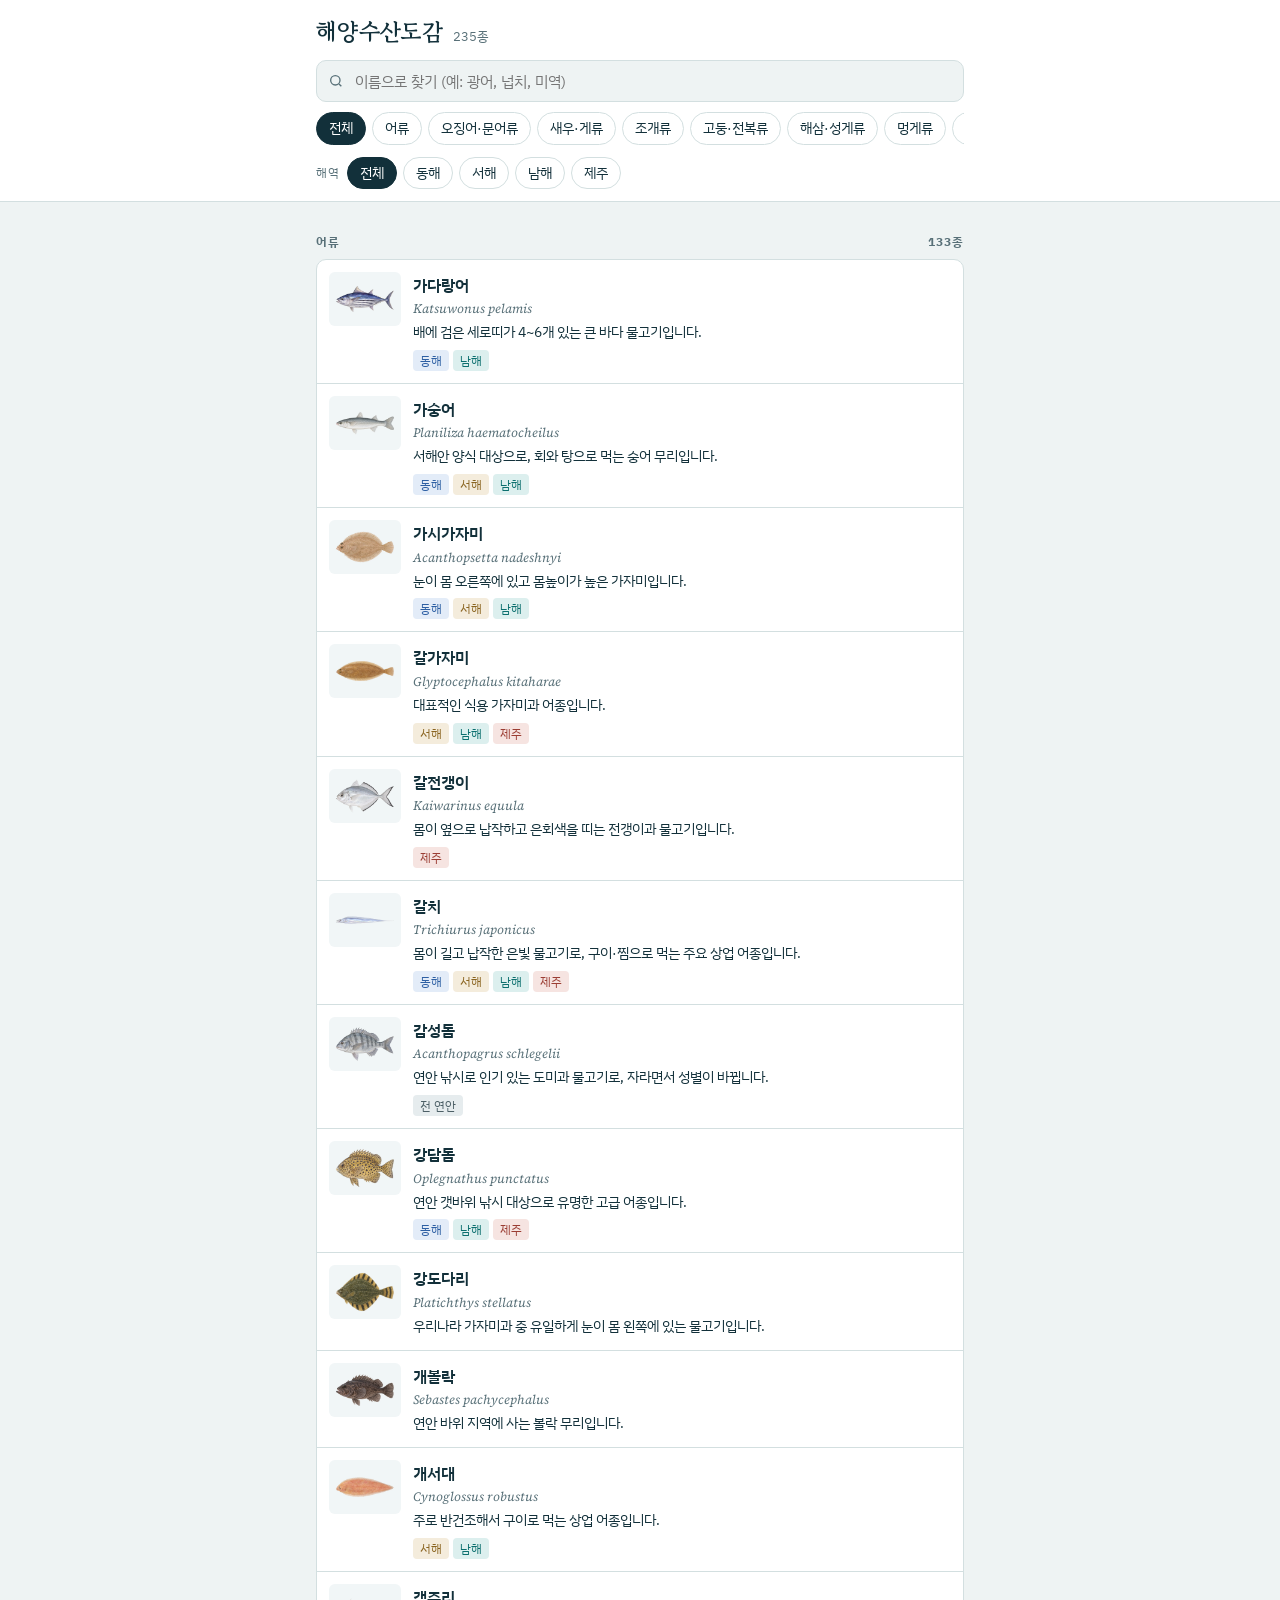
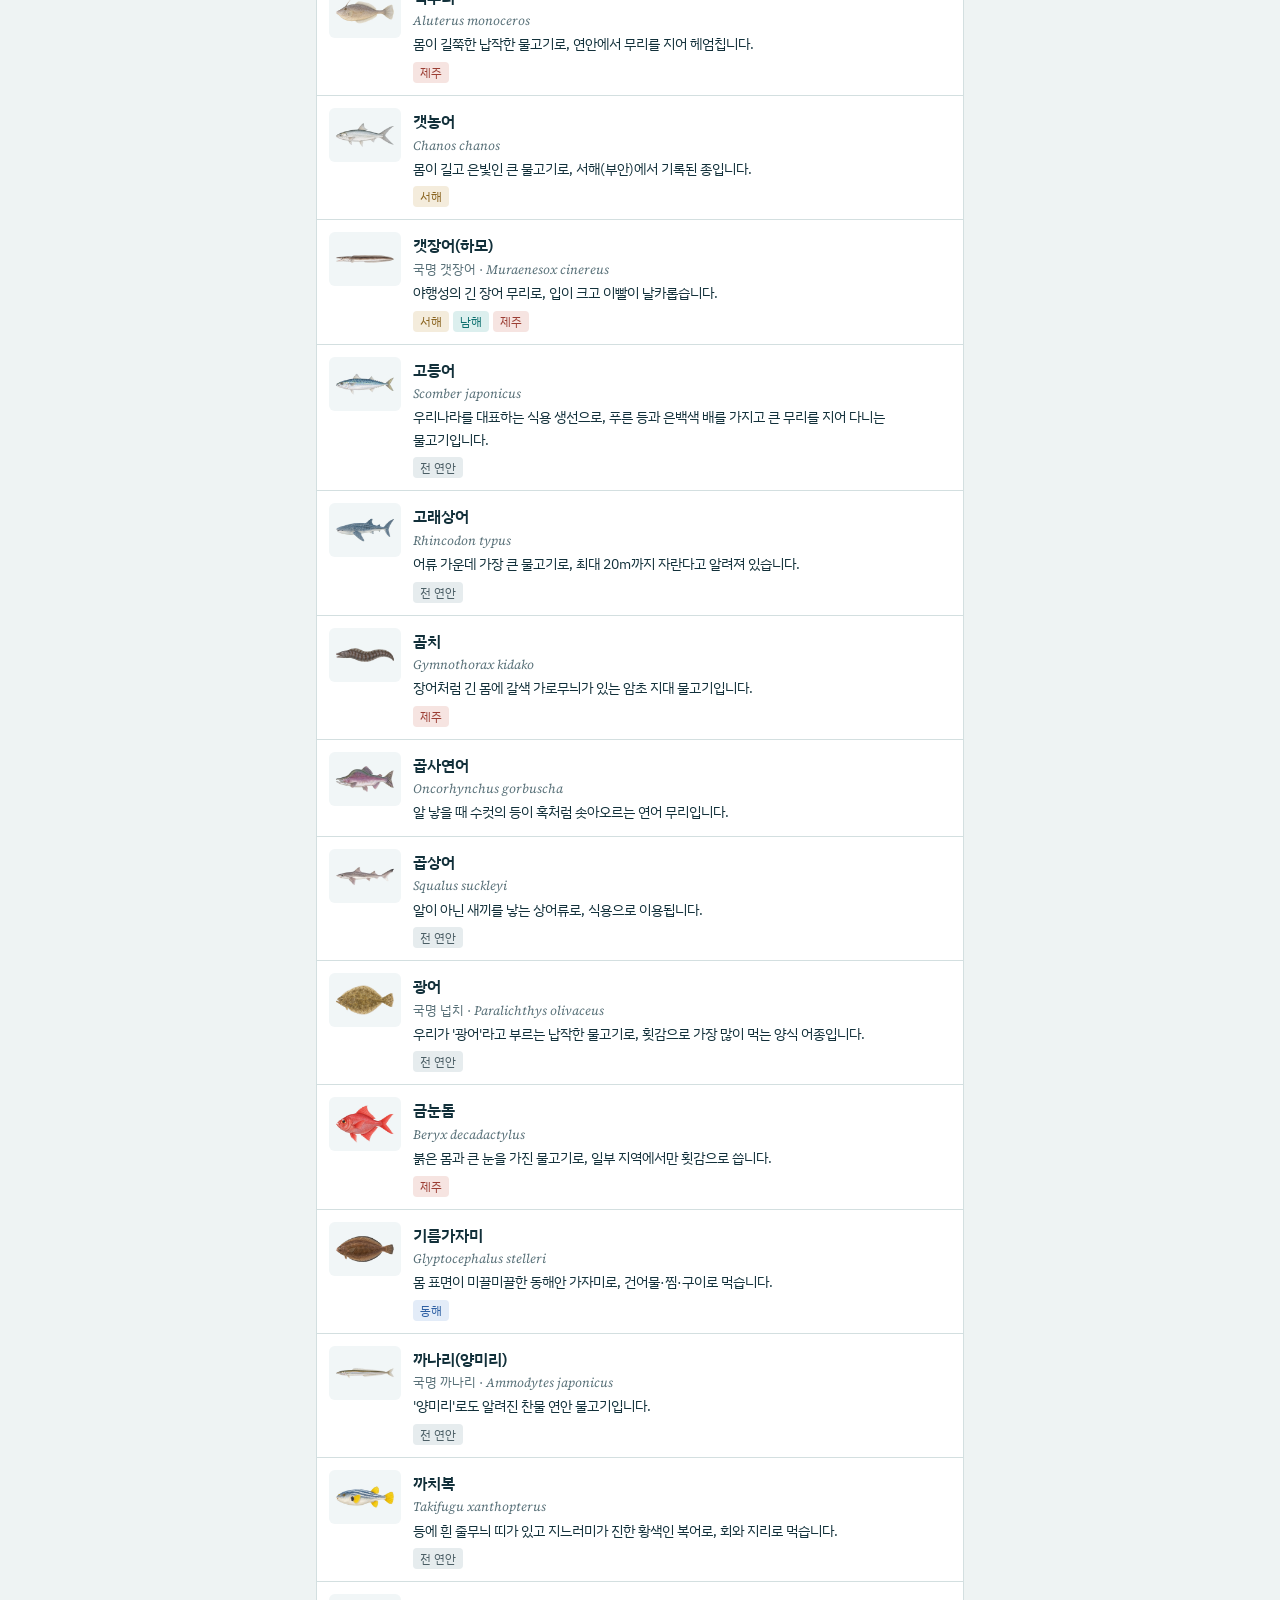
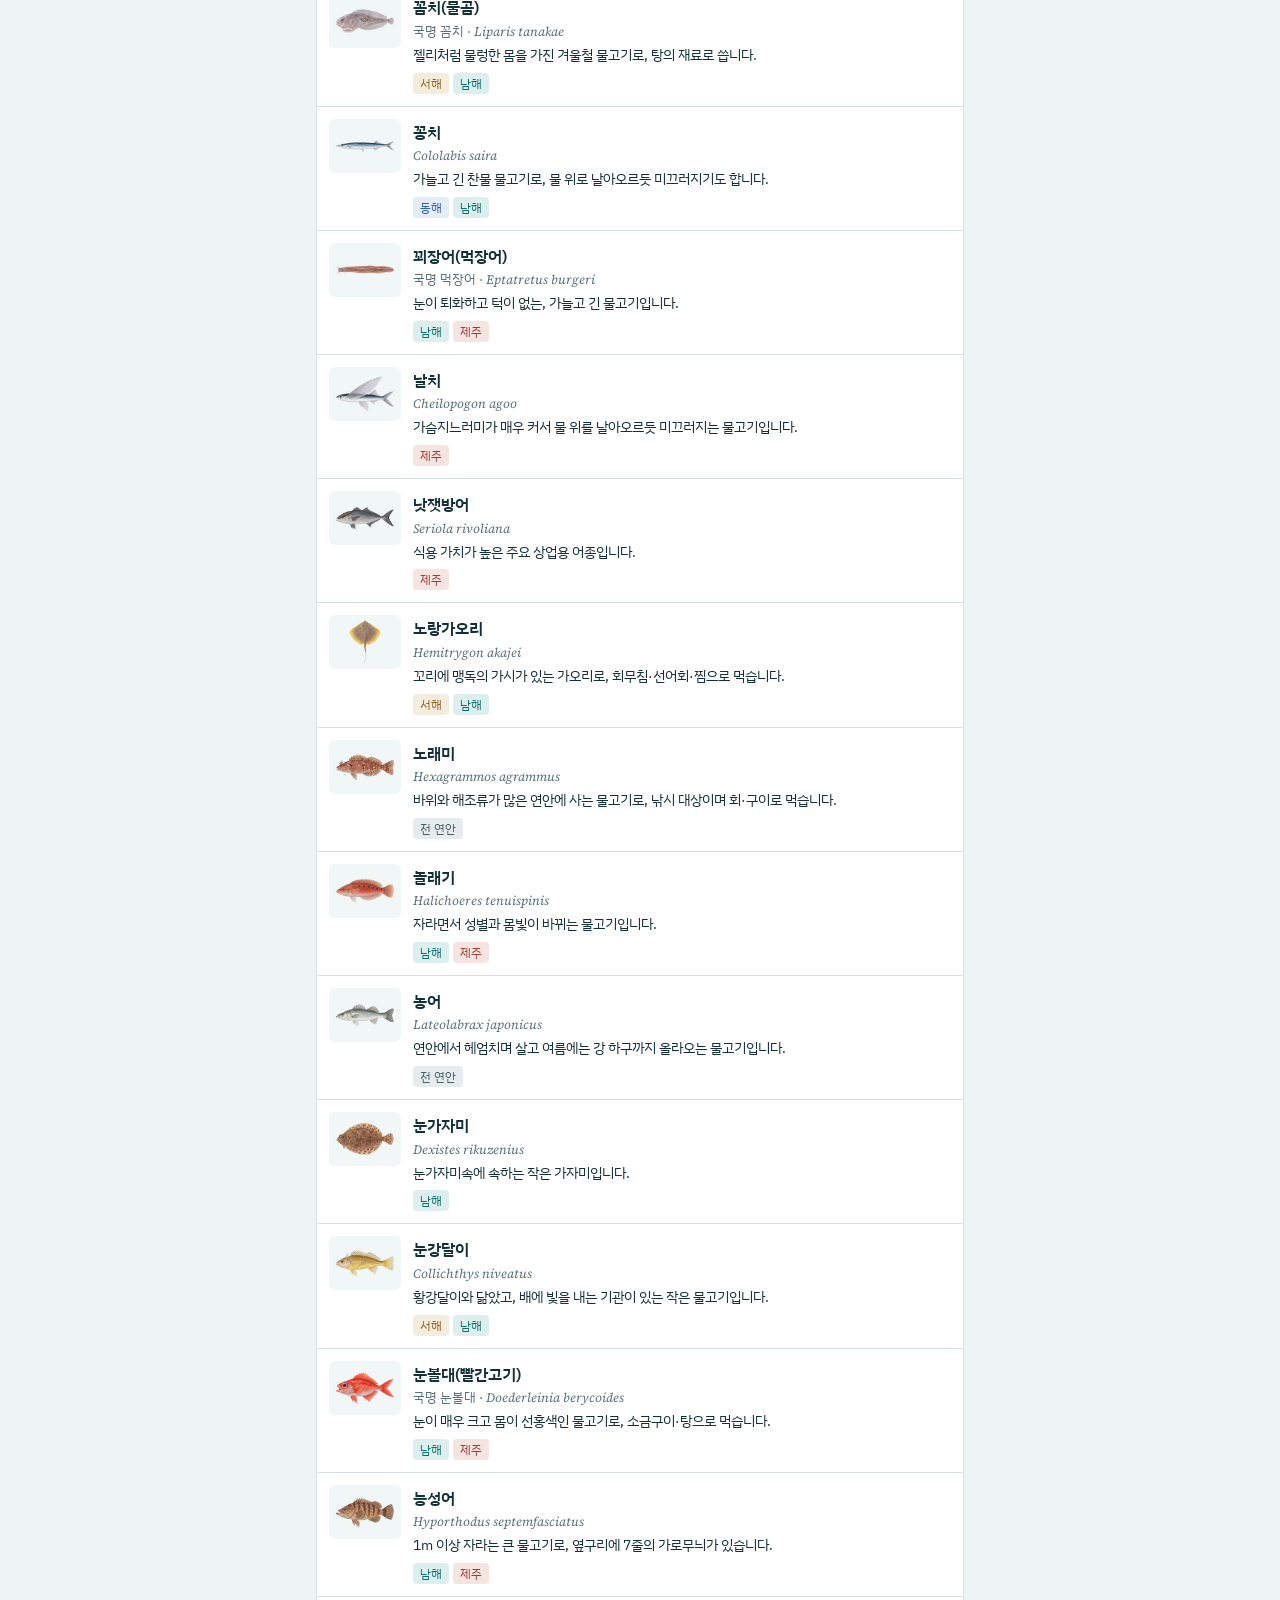
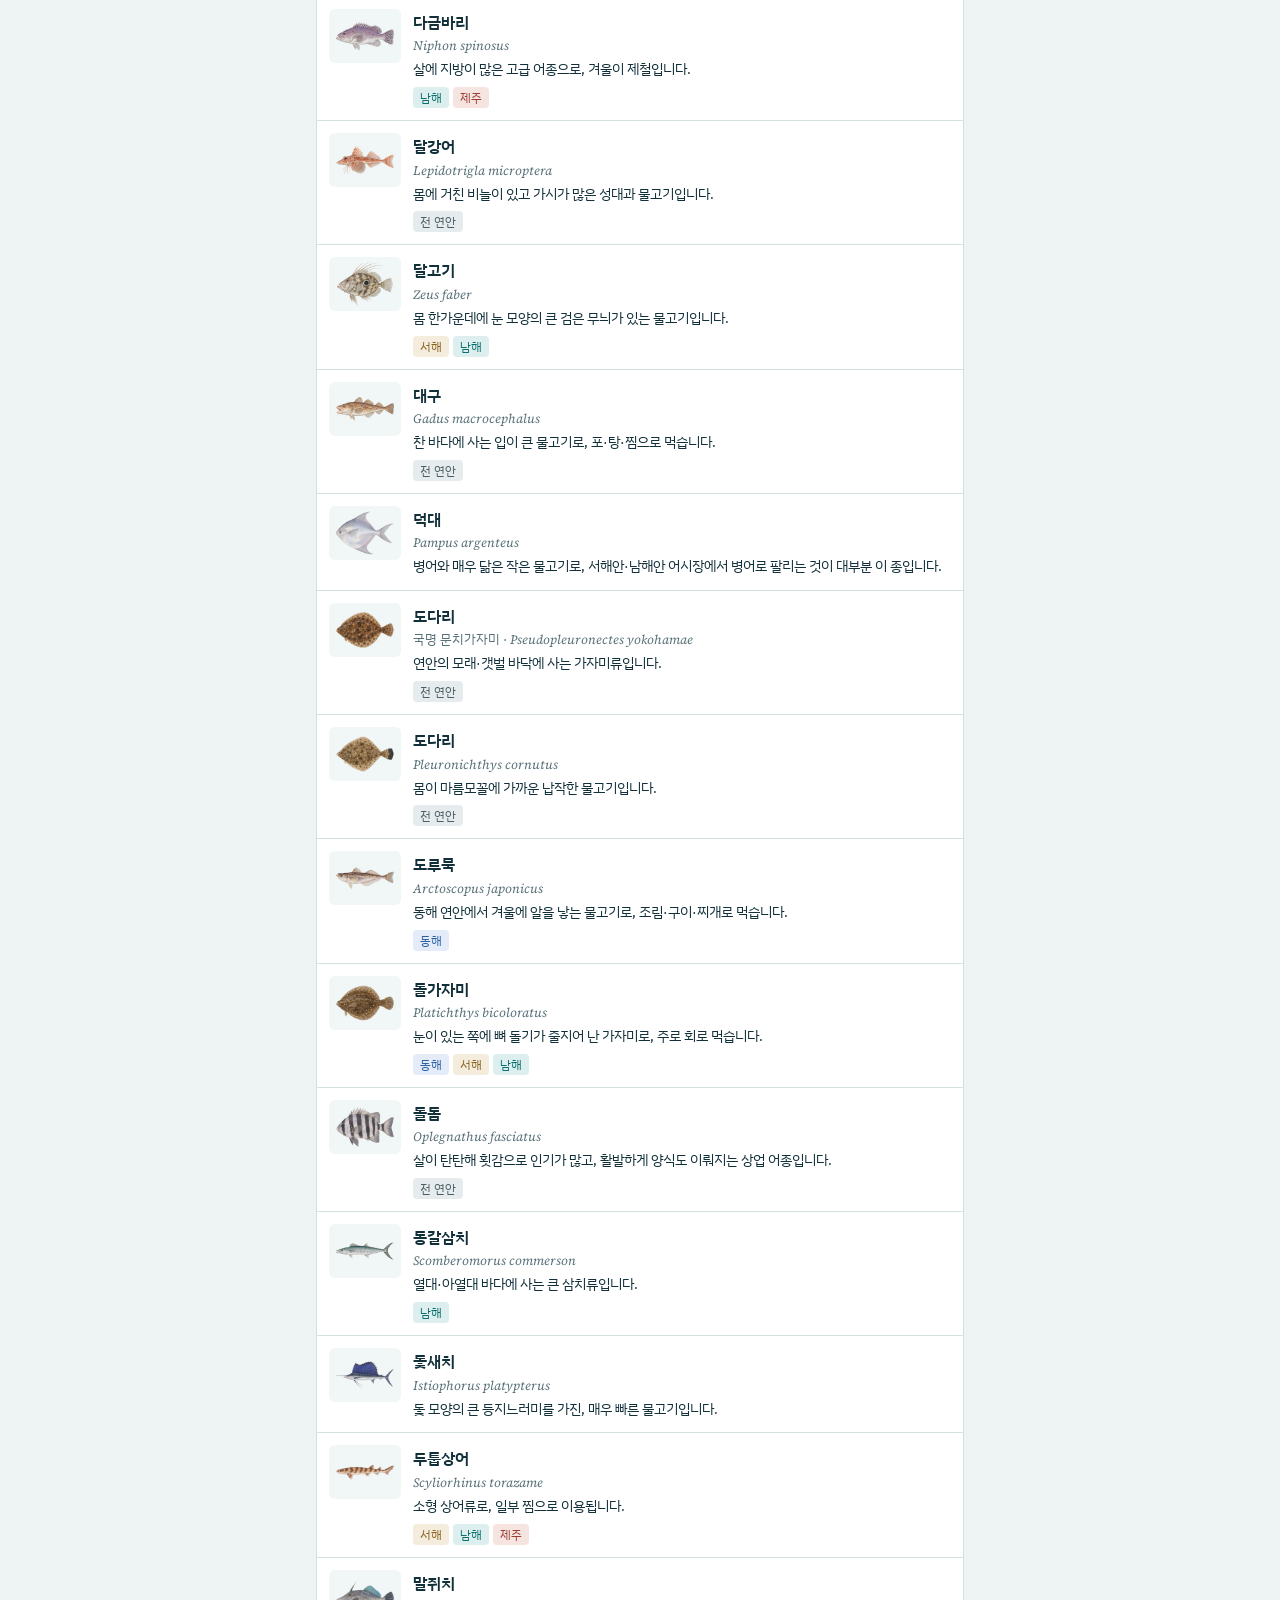
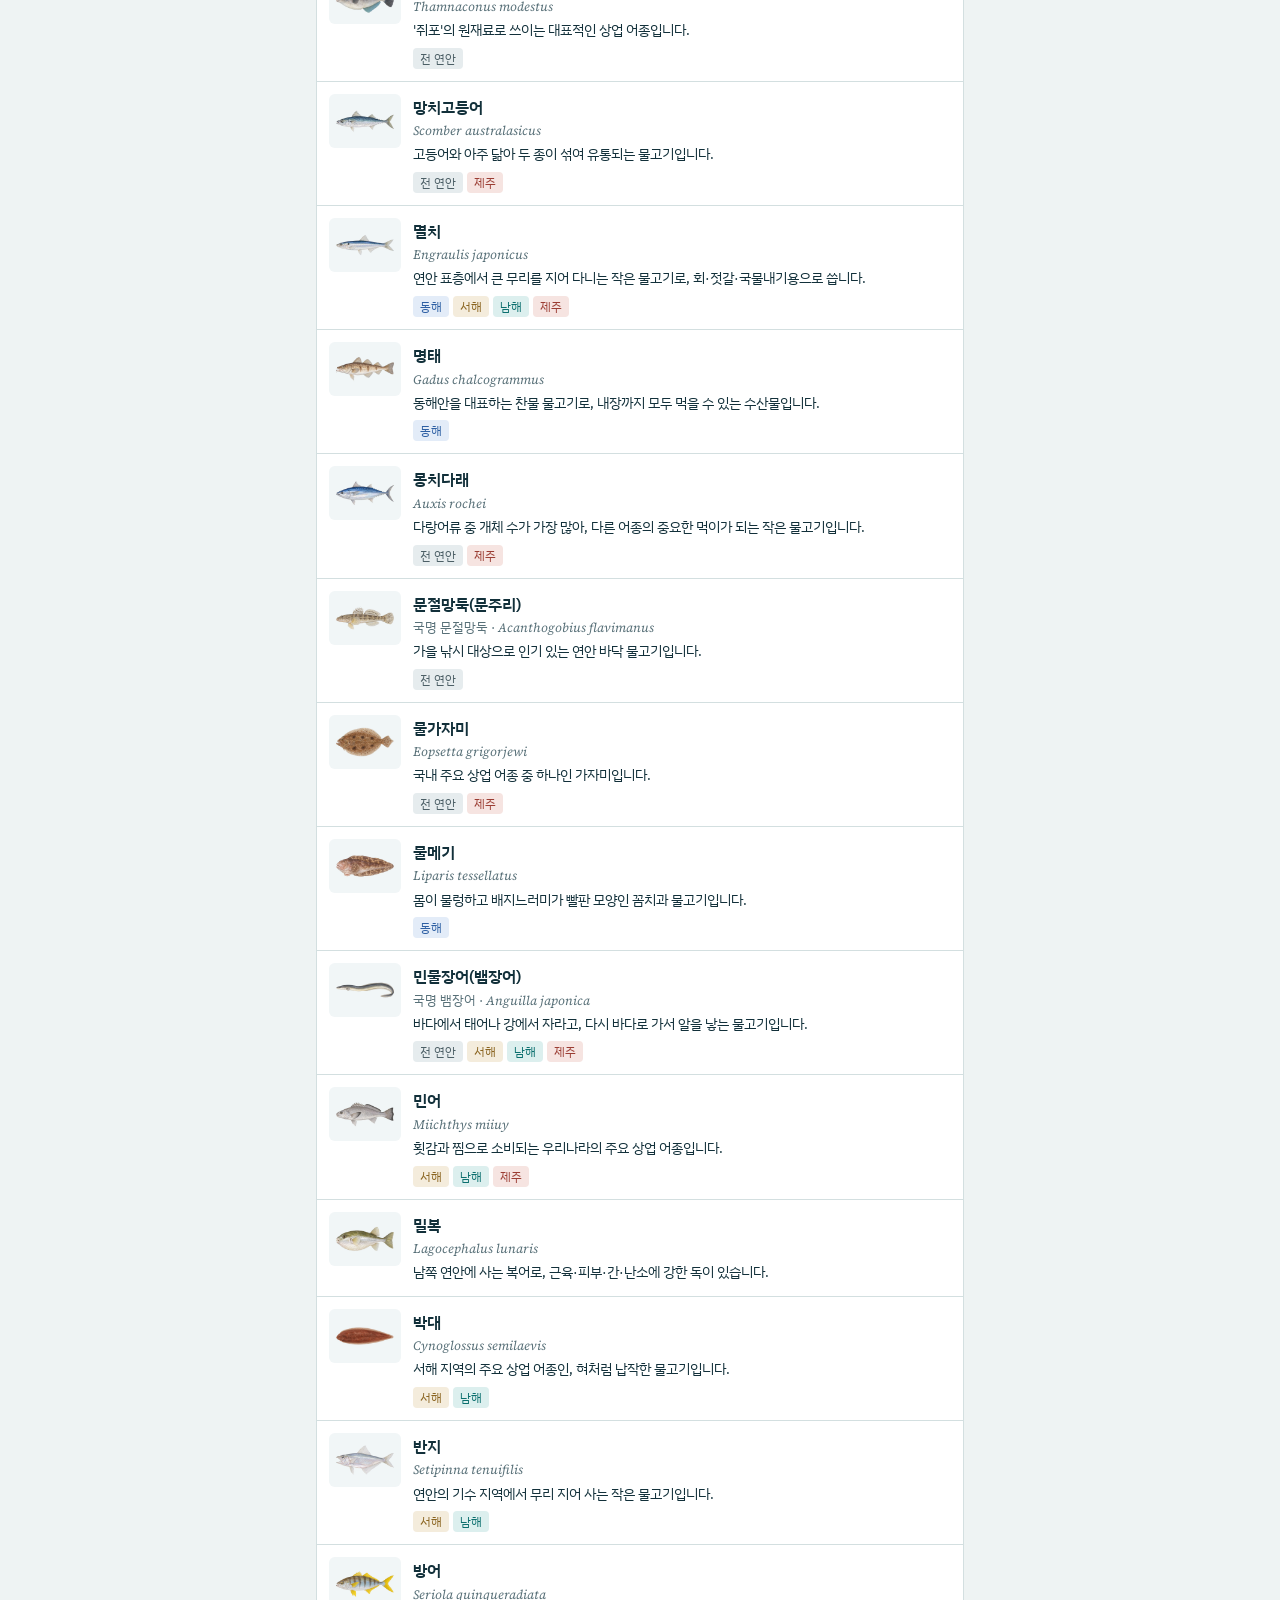
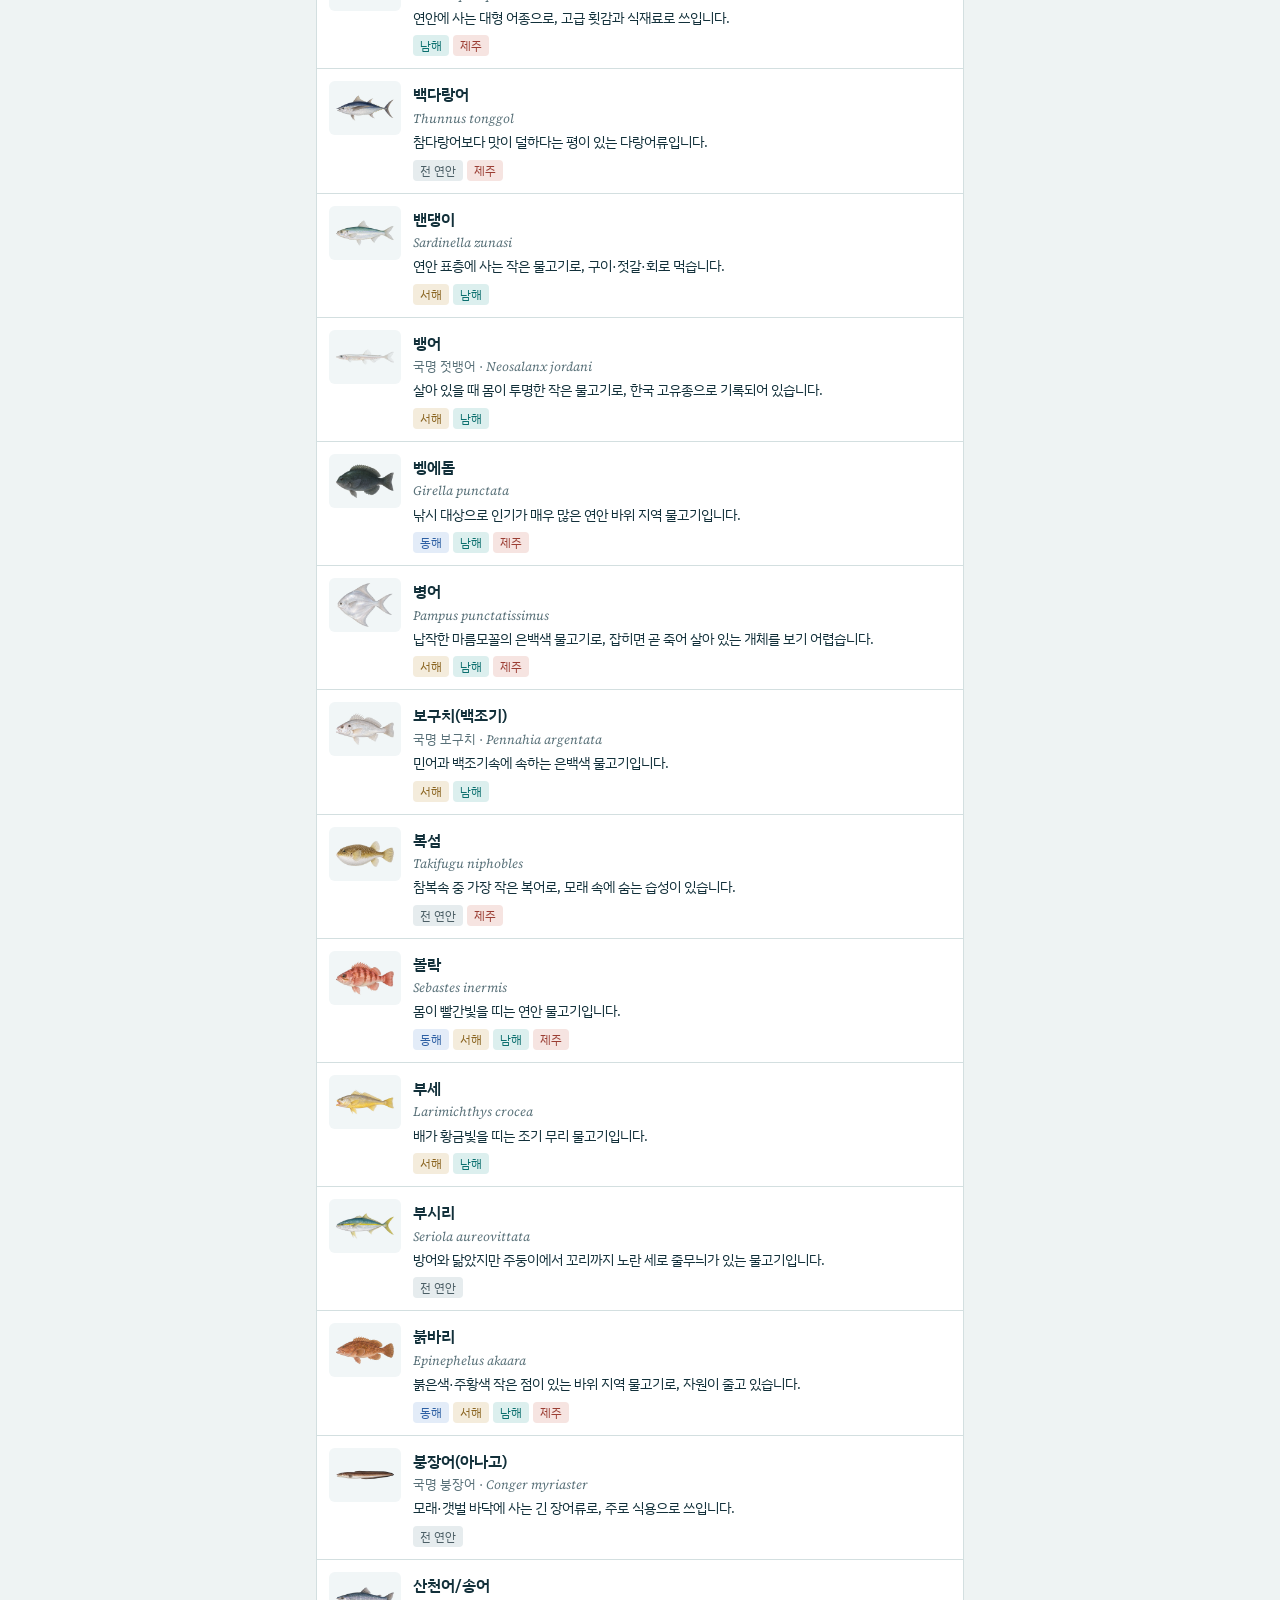
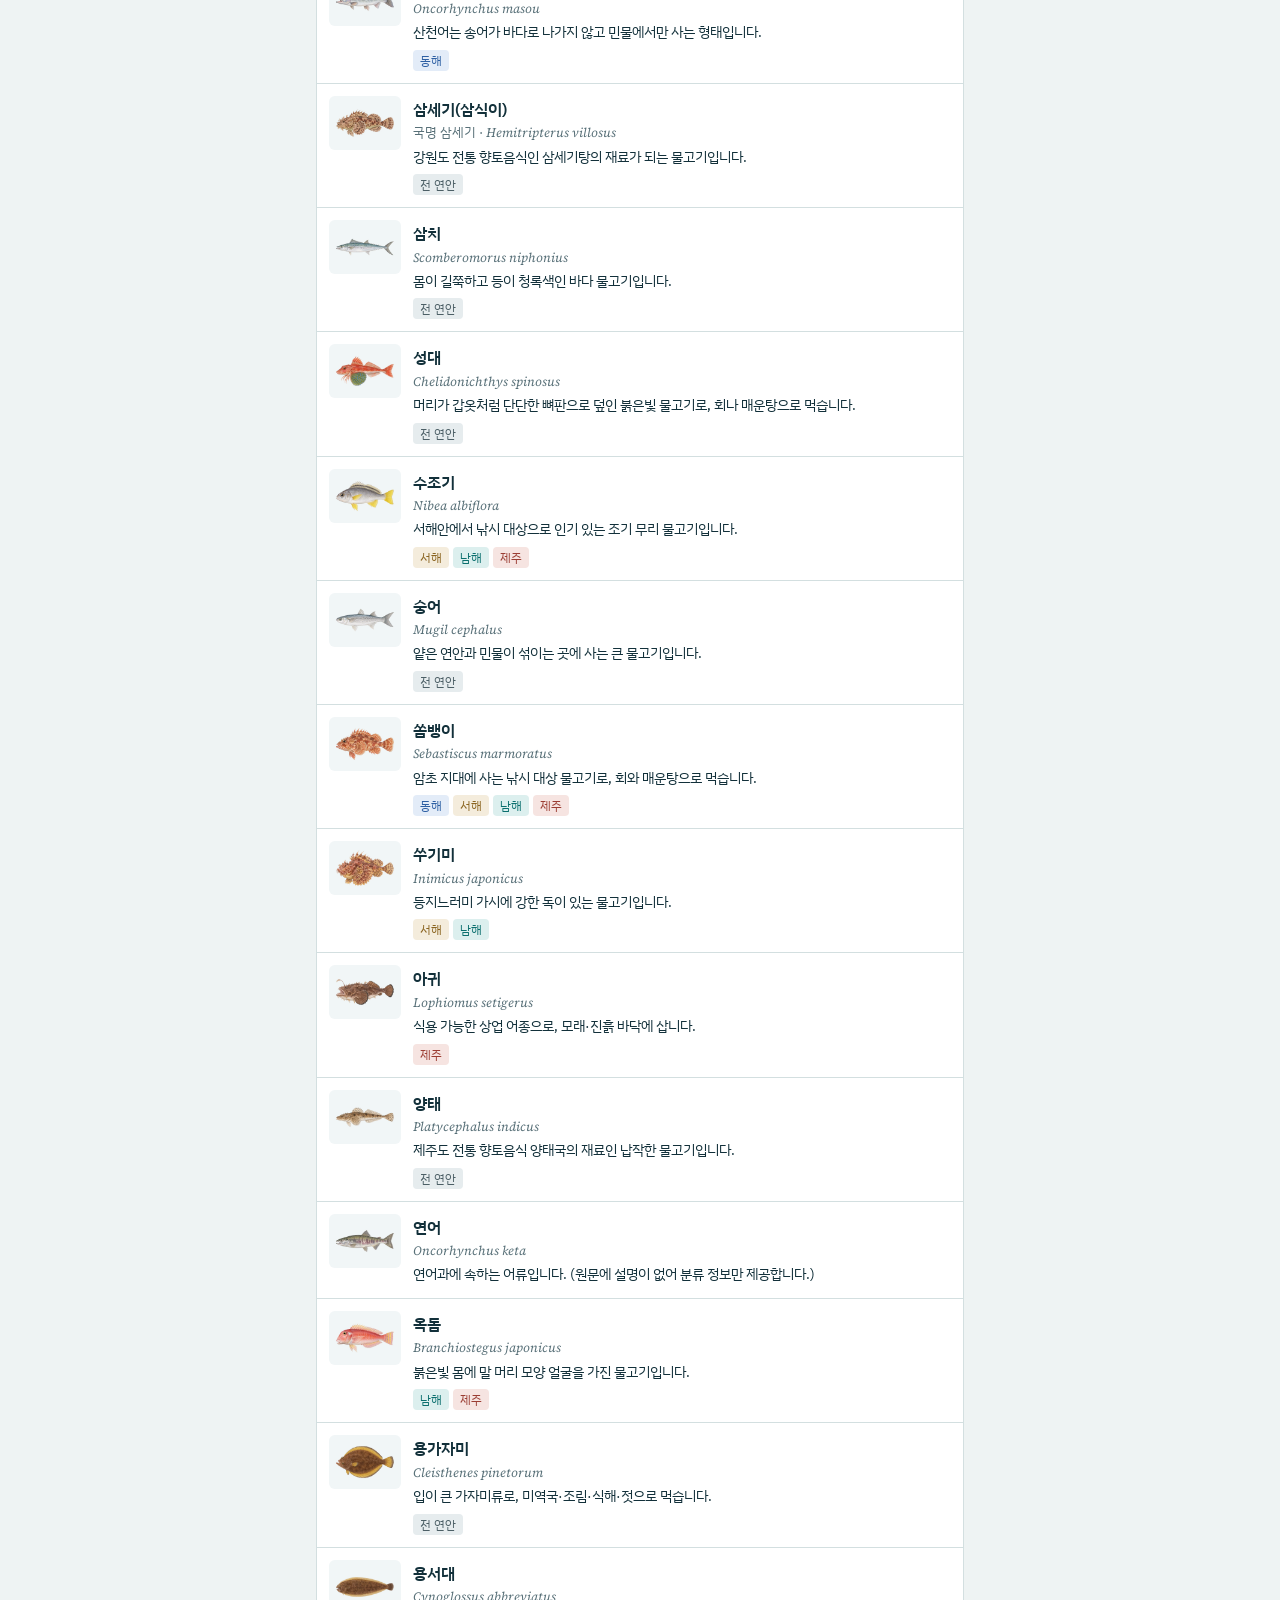
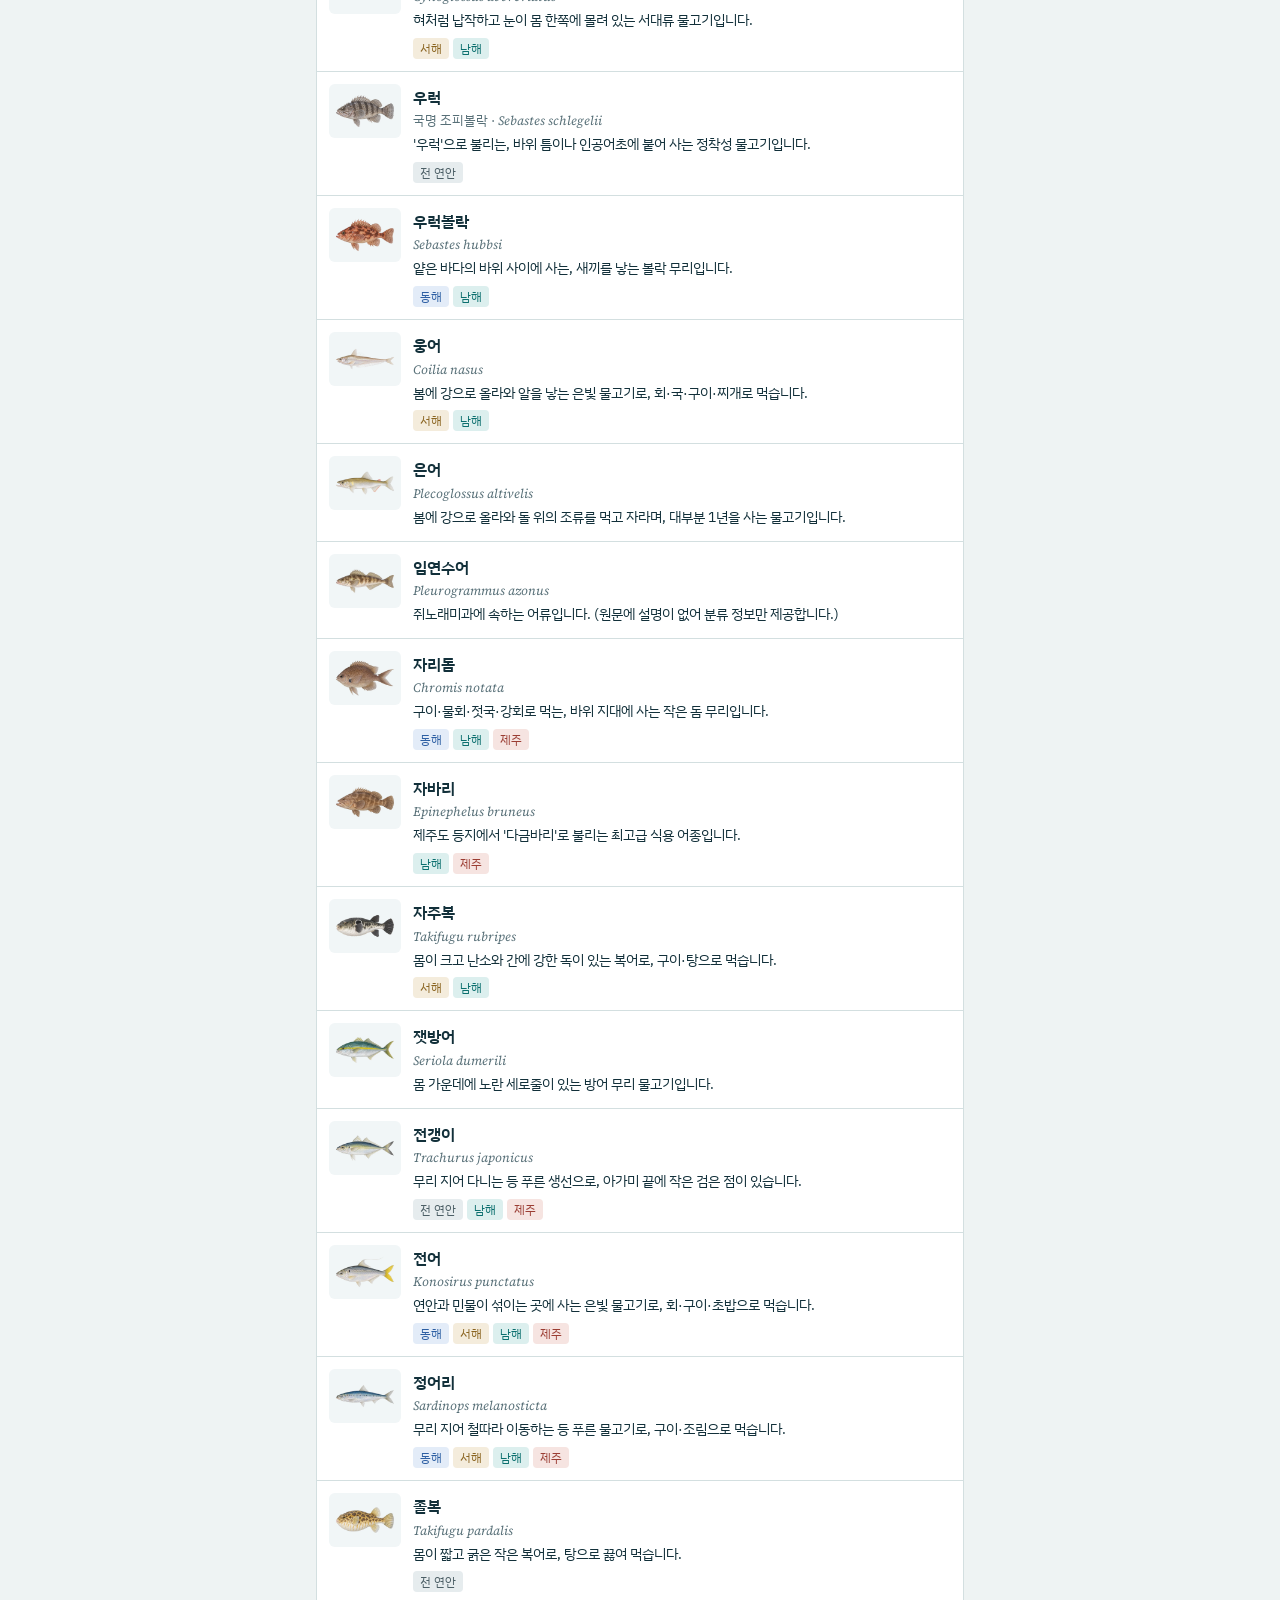
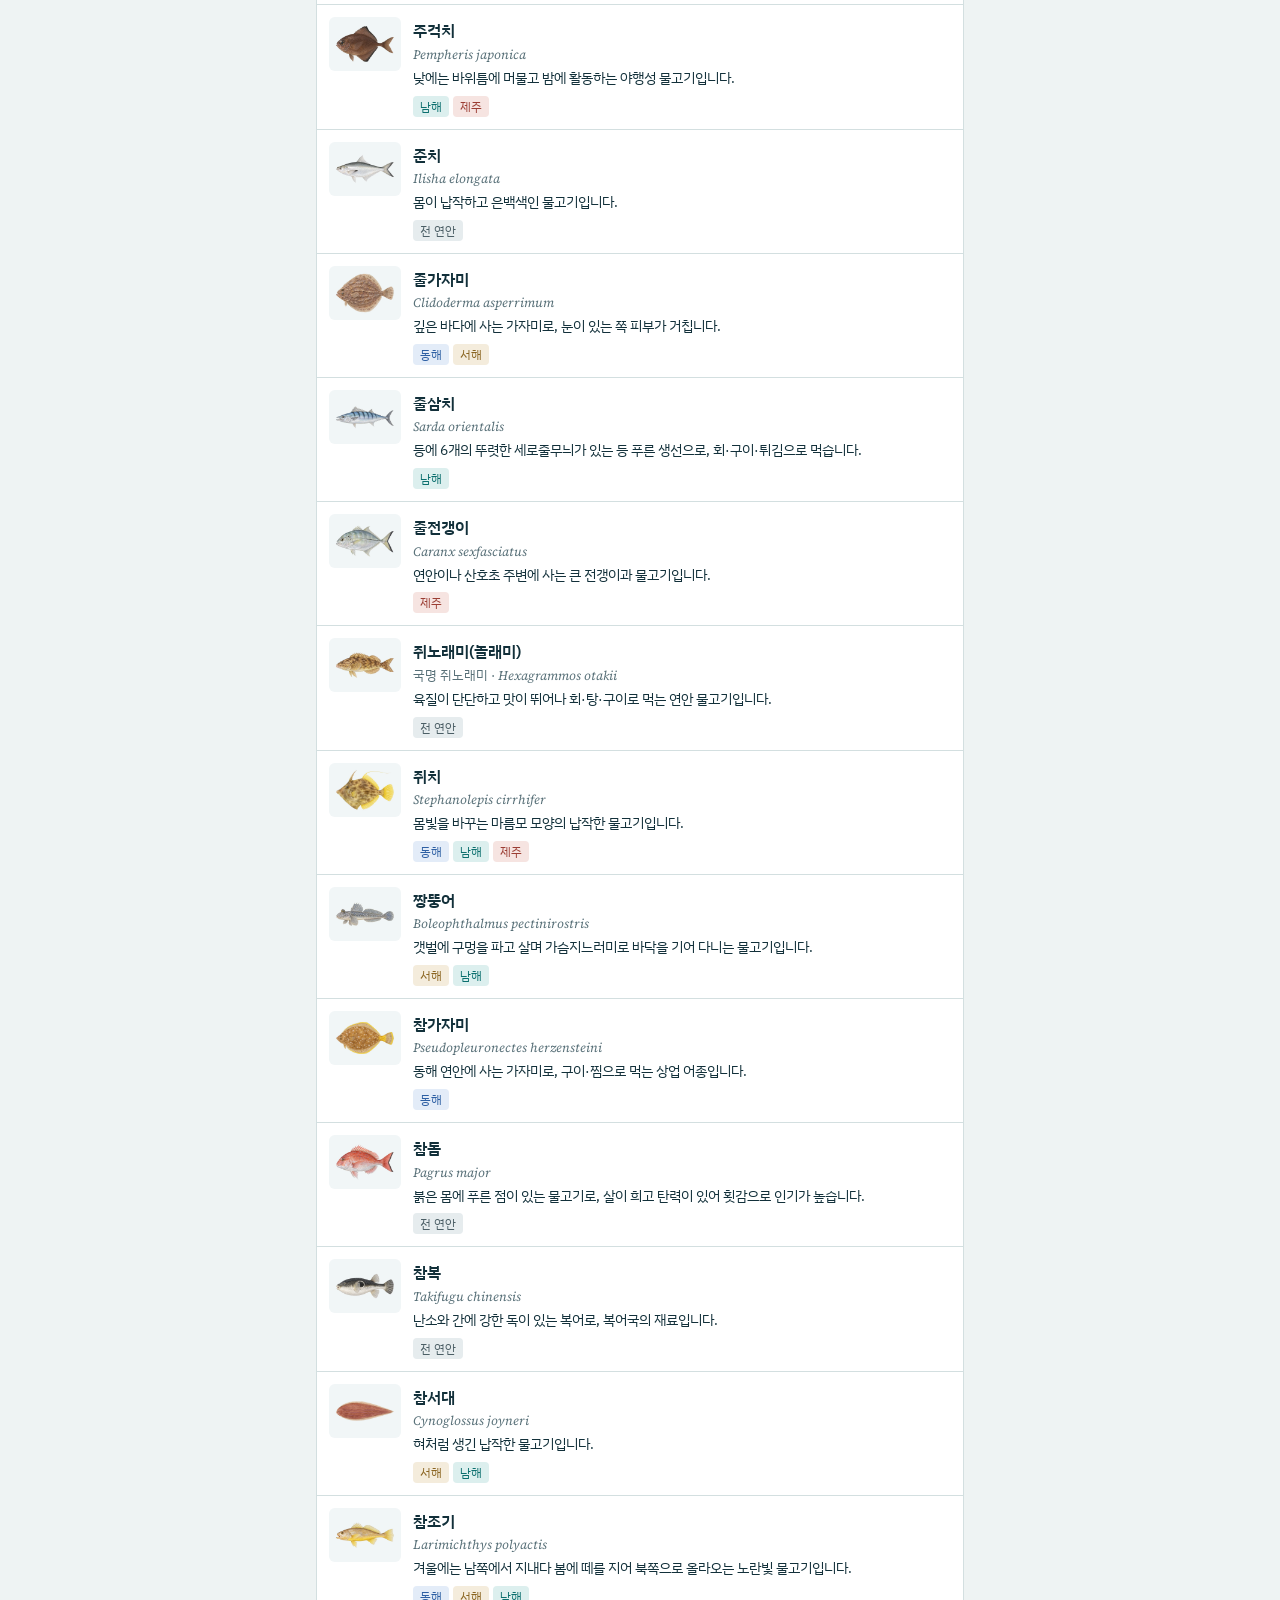
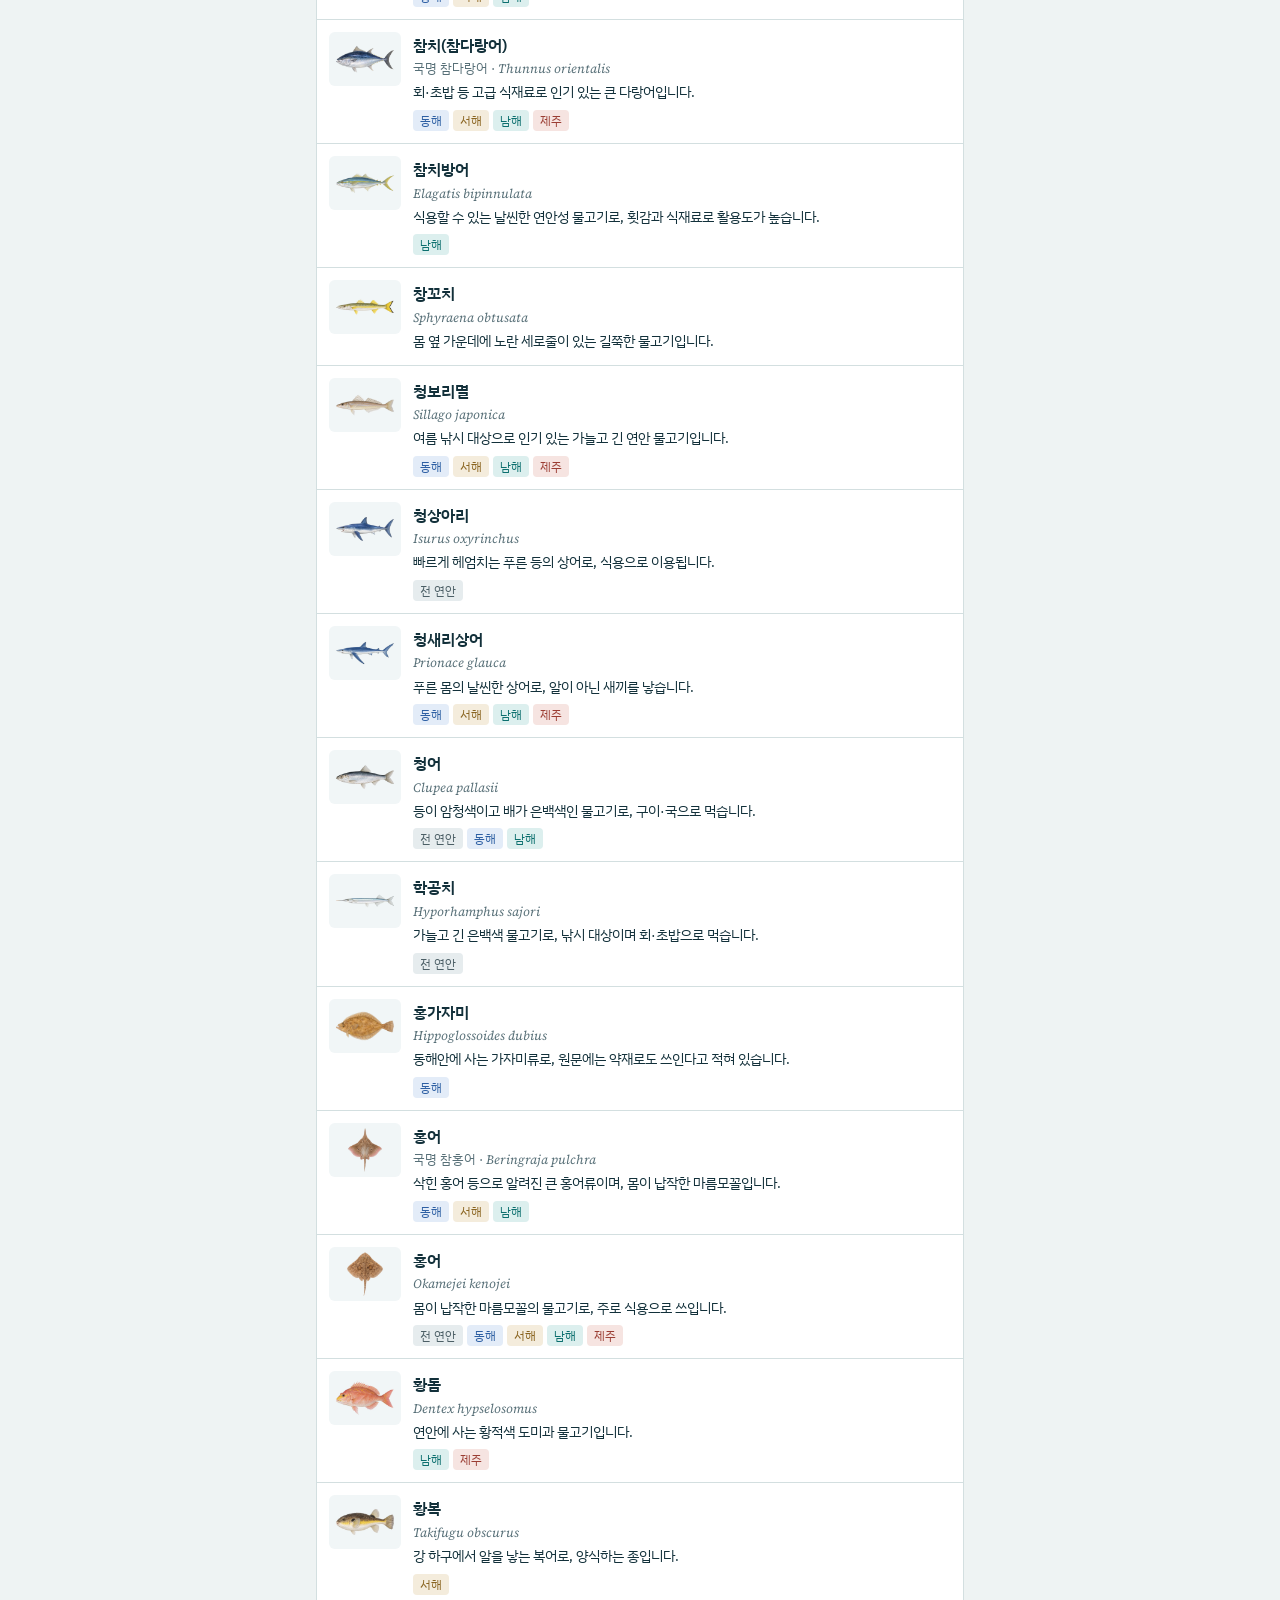
<file: index.html>
<!doctype html>
<html lang="ko">
<head>
<meta charset="utf-8">
<meta name="viewport" content="width=device-width, initial-scale=1">
<title>해양수산도감</title>
<meta http-equiv="refresh" content="0; url=site/">
<link rel="canonical" href="site/">
<script>location.replace('site/' + location.hash);</script>
</head>
<body>
<p><a href="site/">해양수산도감으로 이동</a></p>
</body>
</html>
</file>
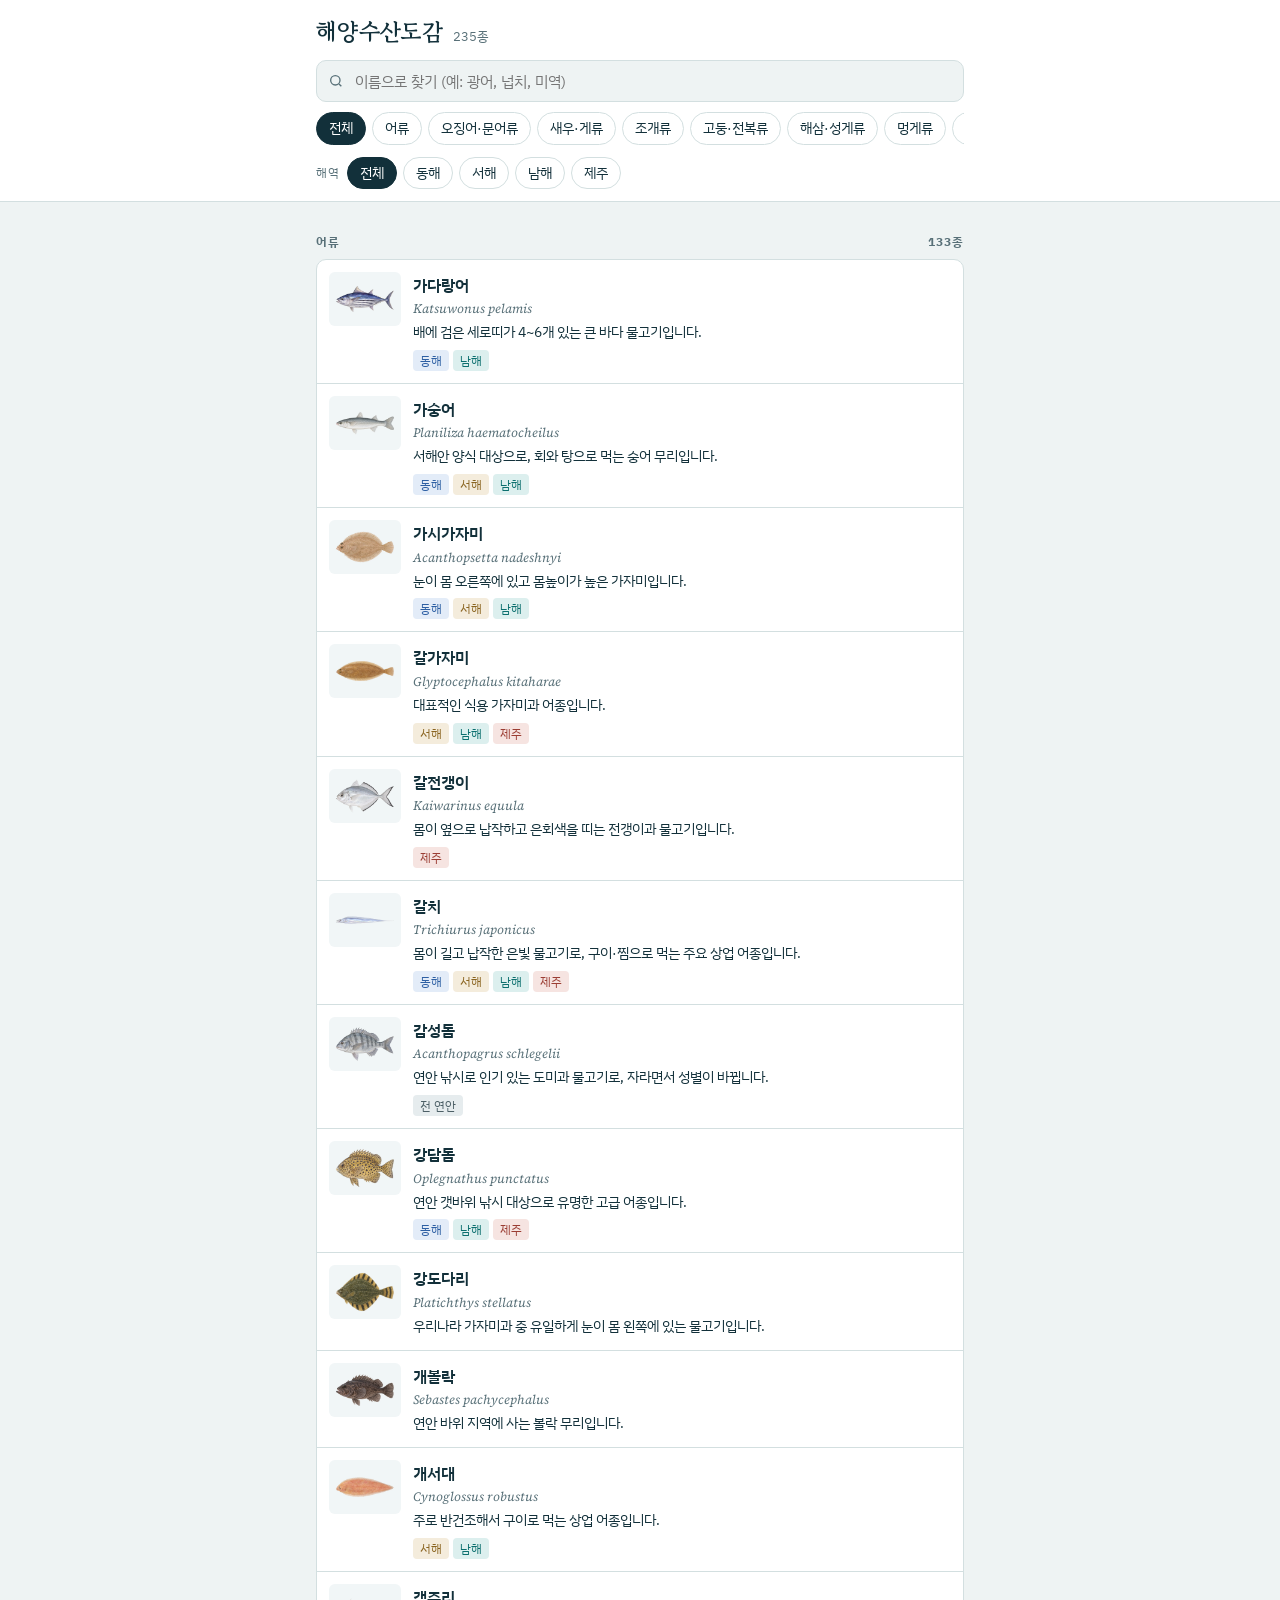
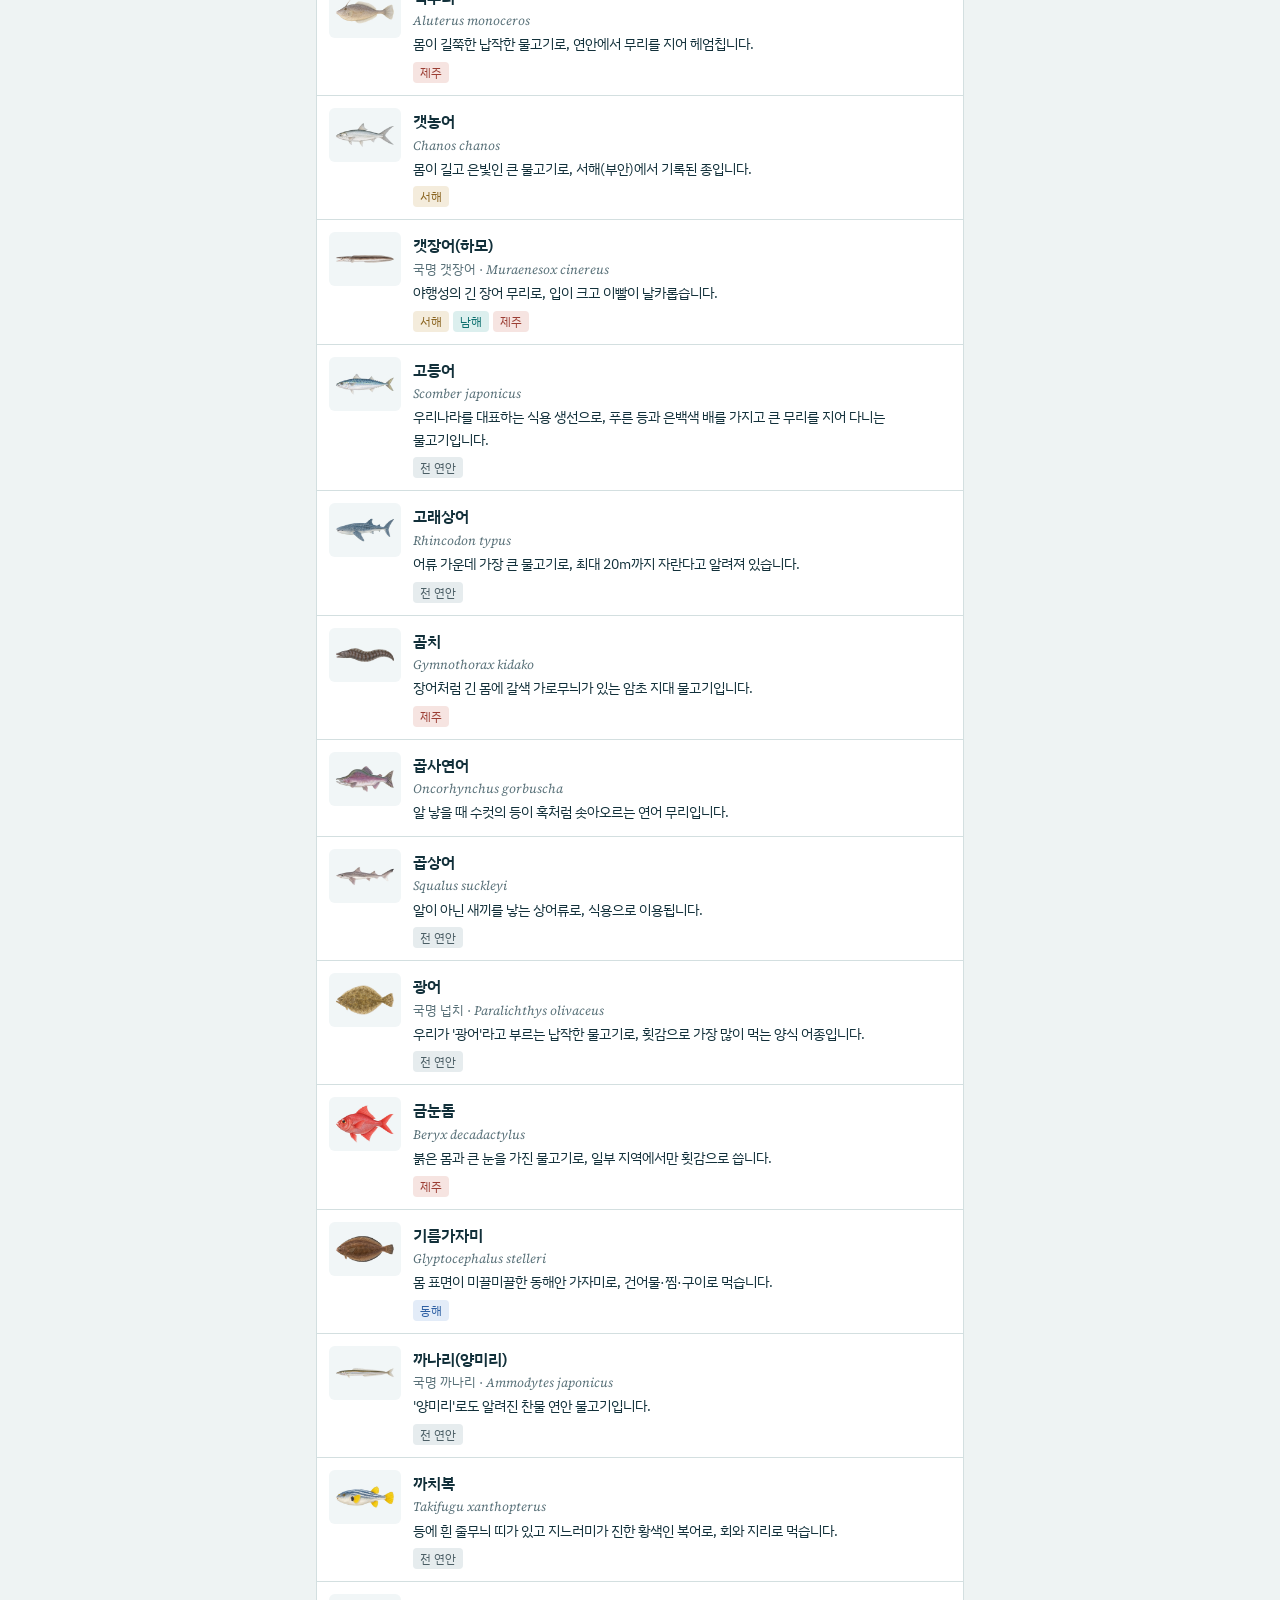
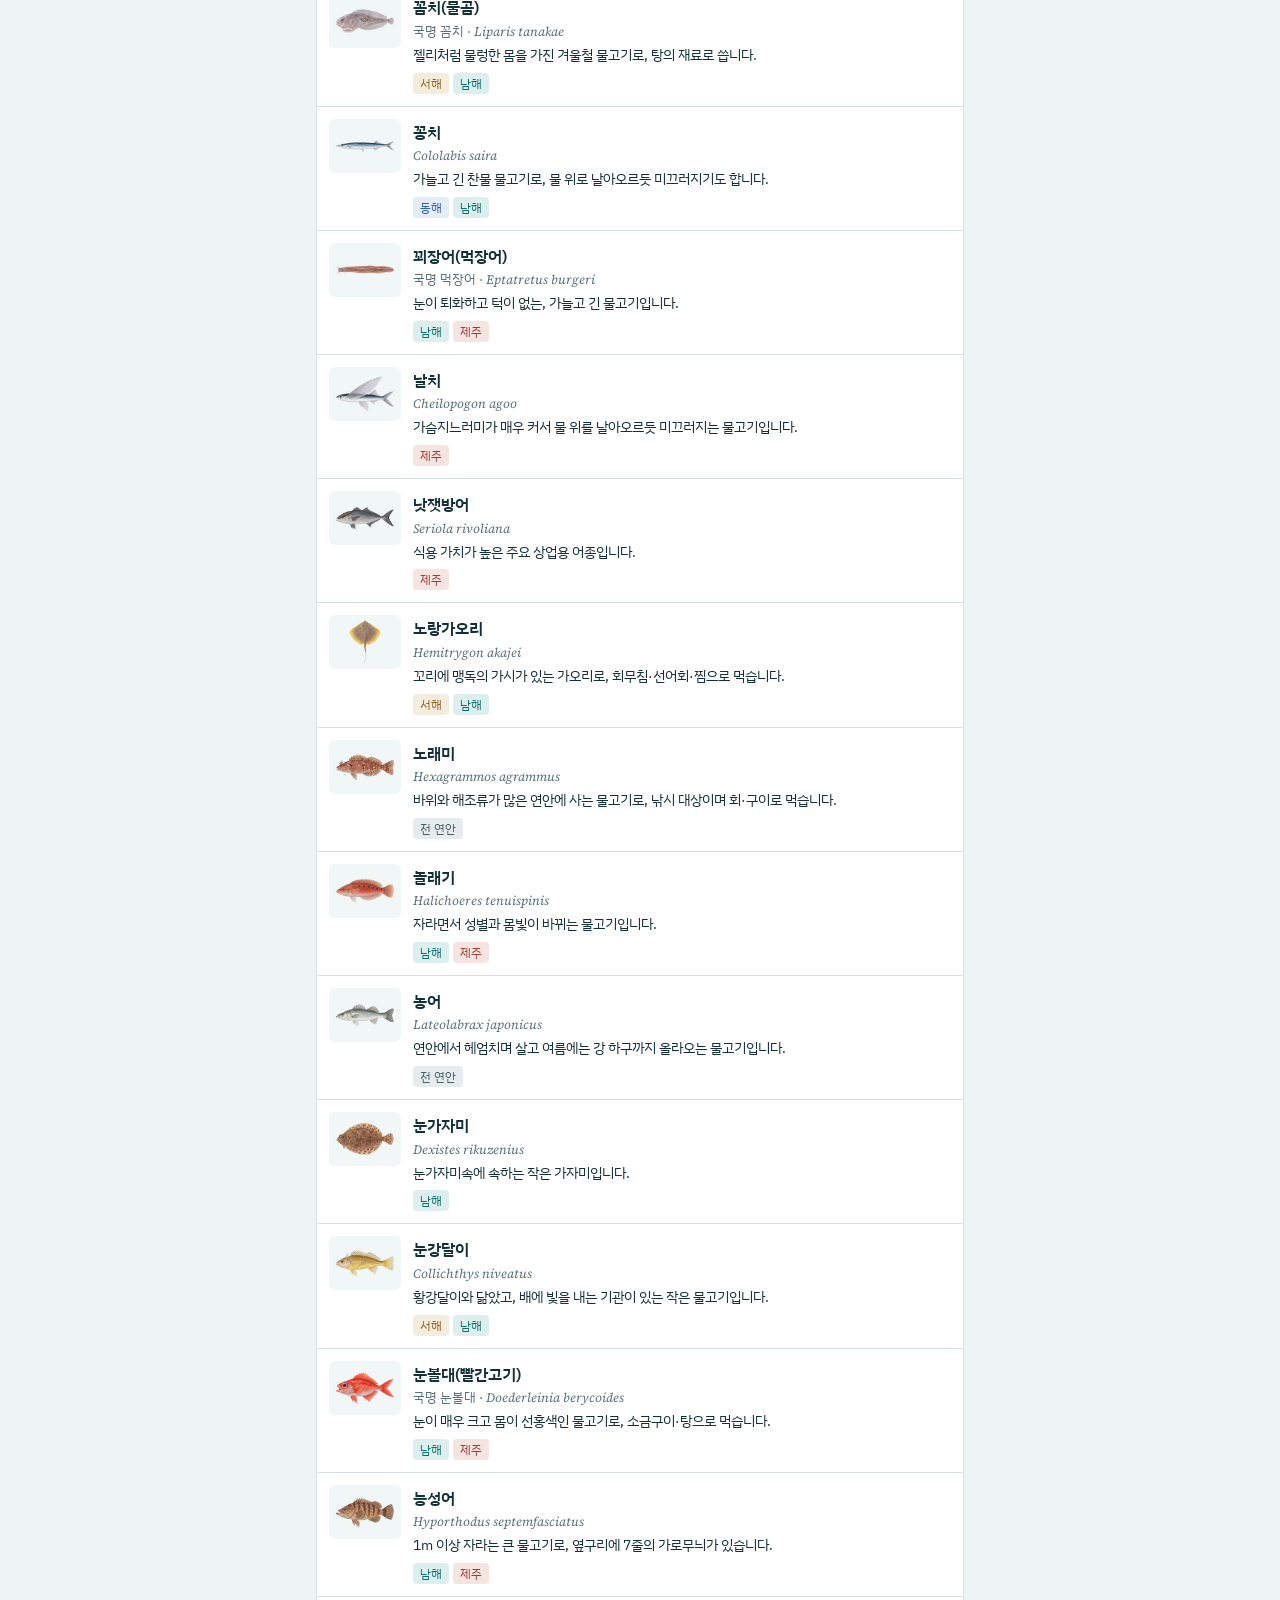
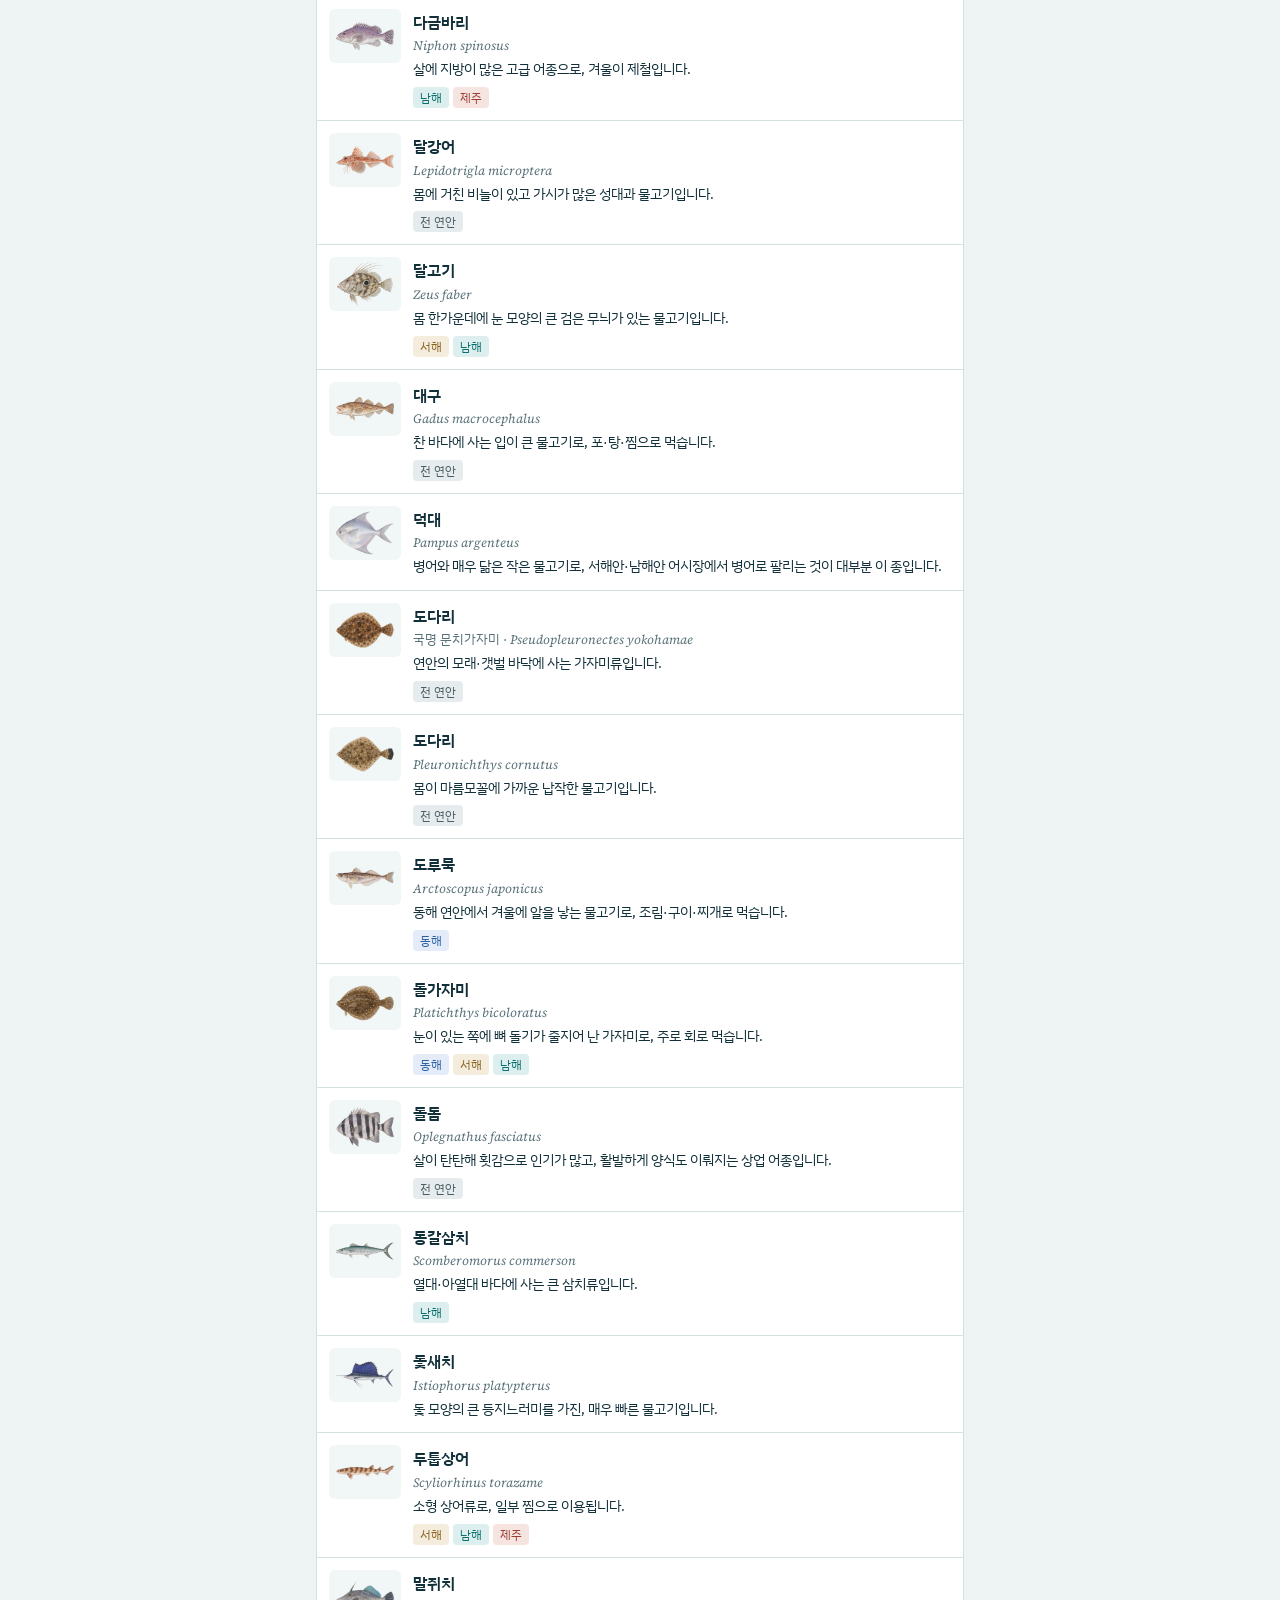
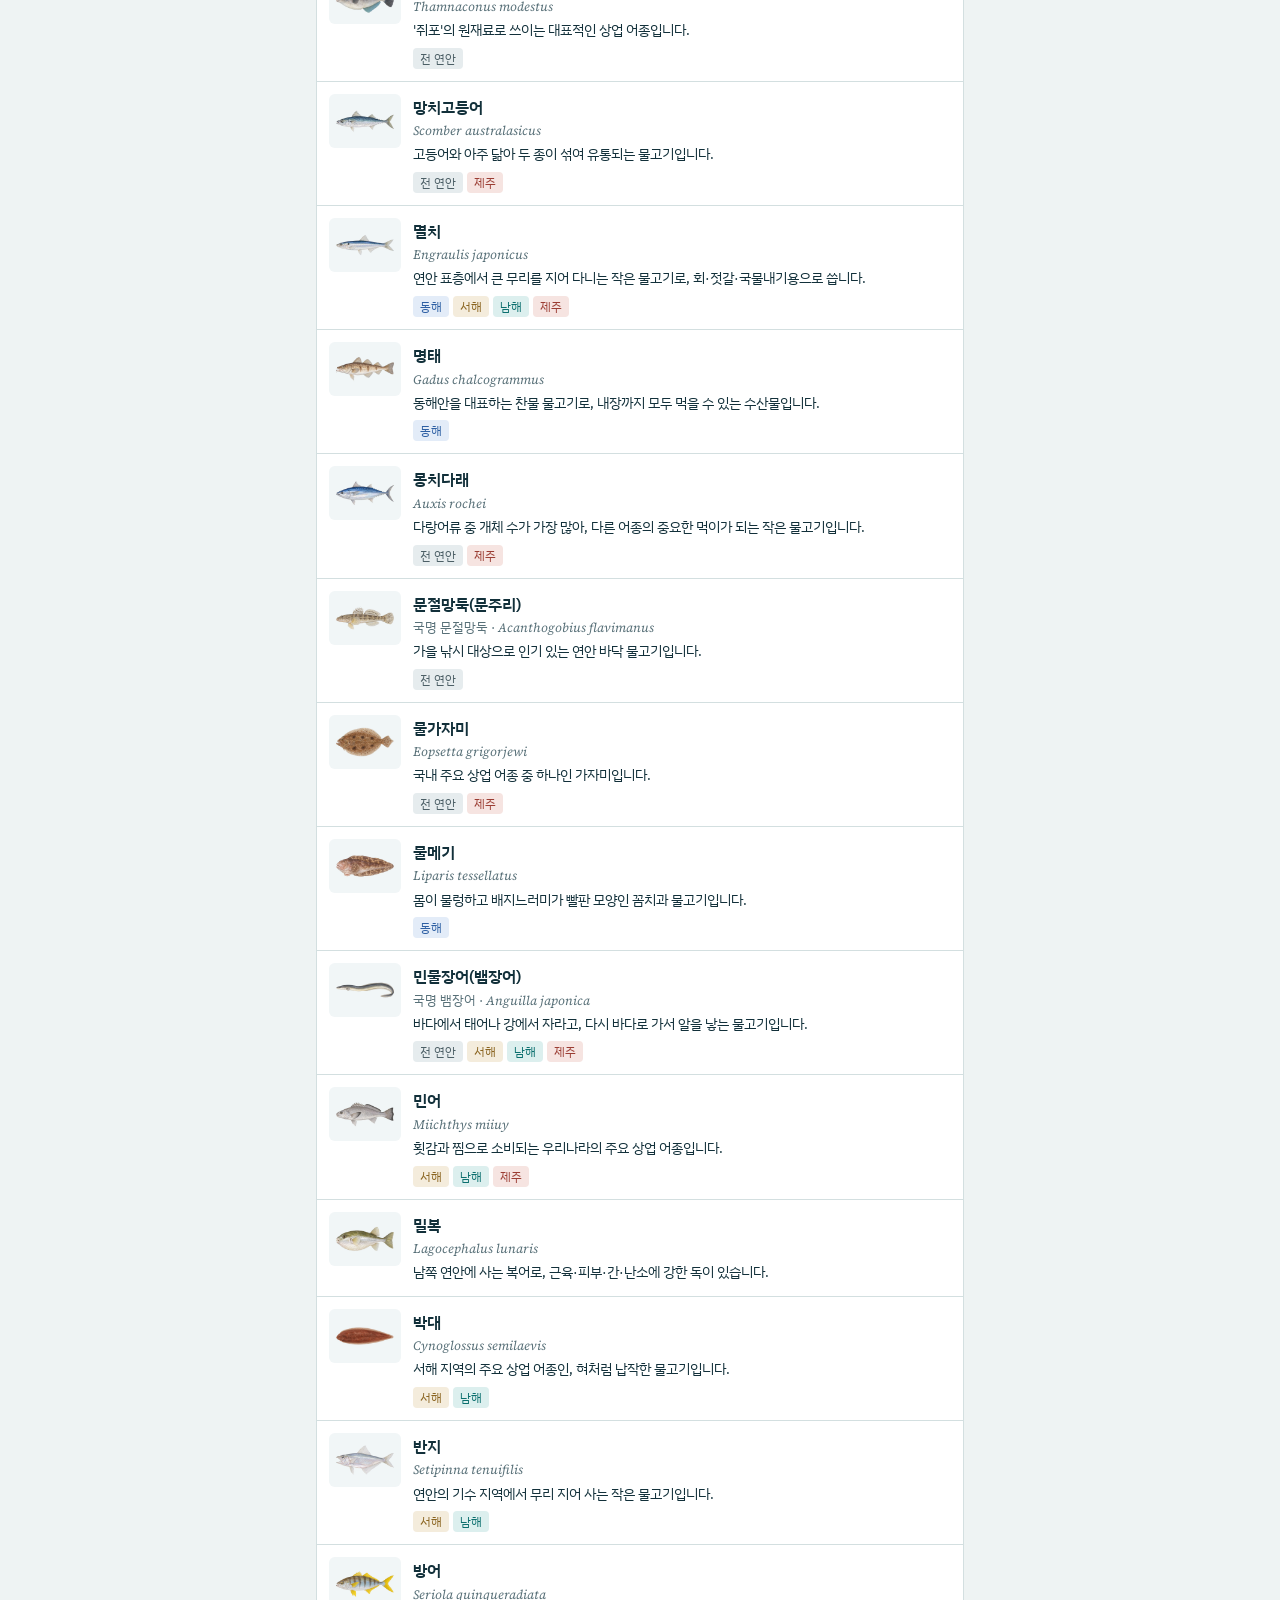
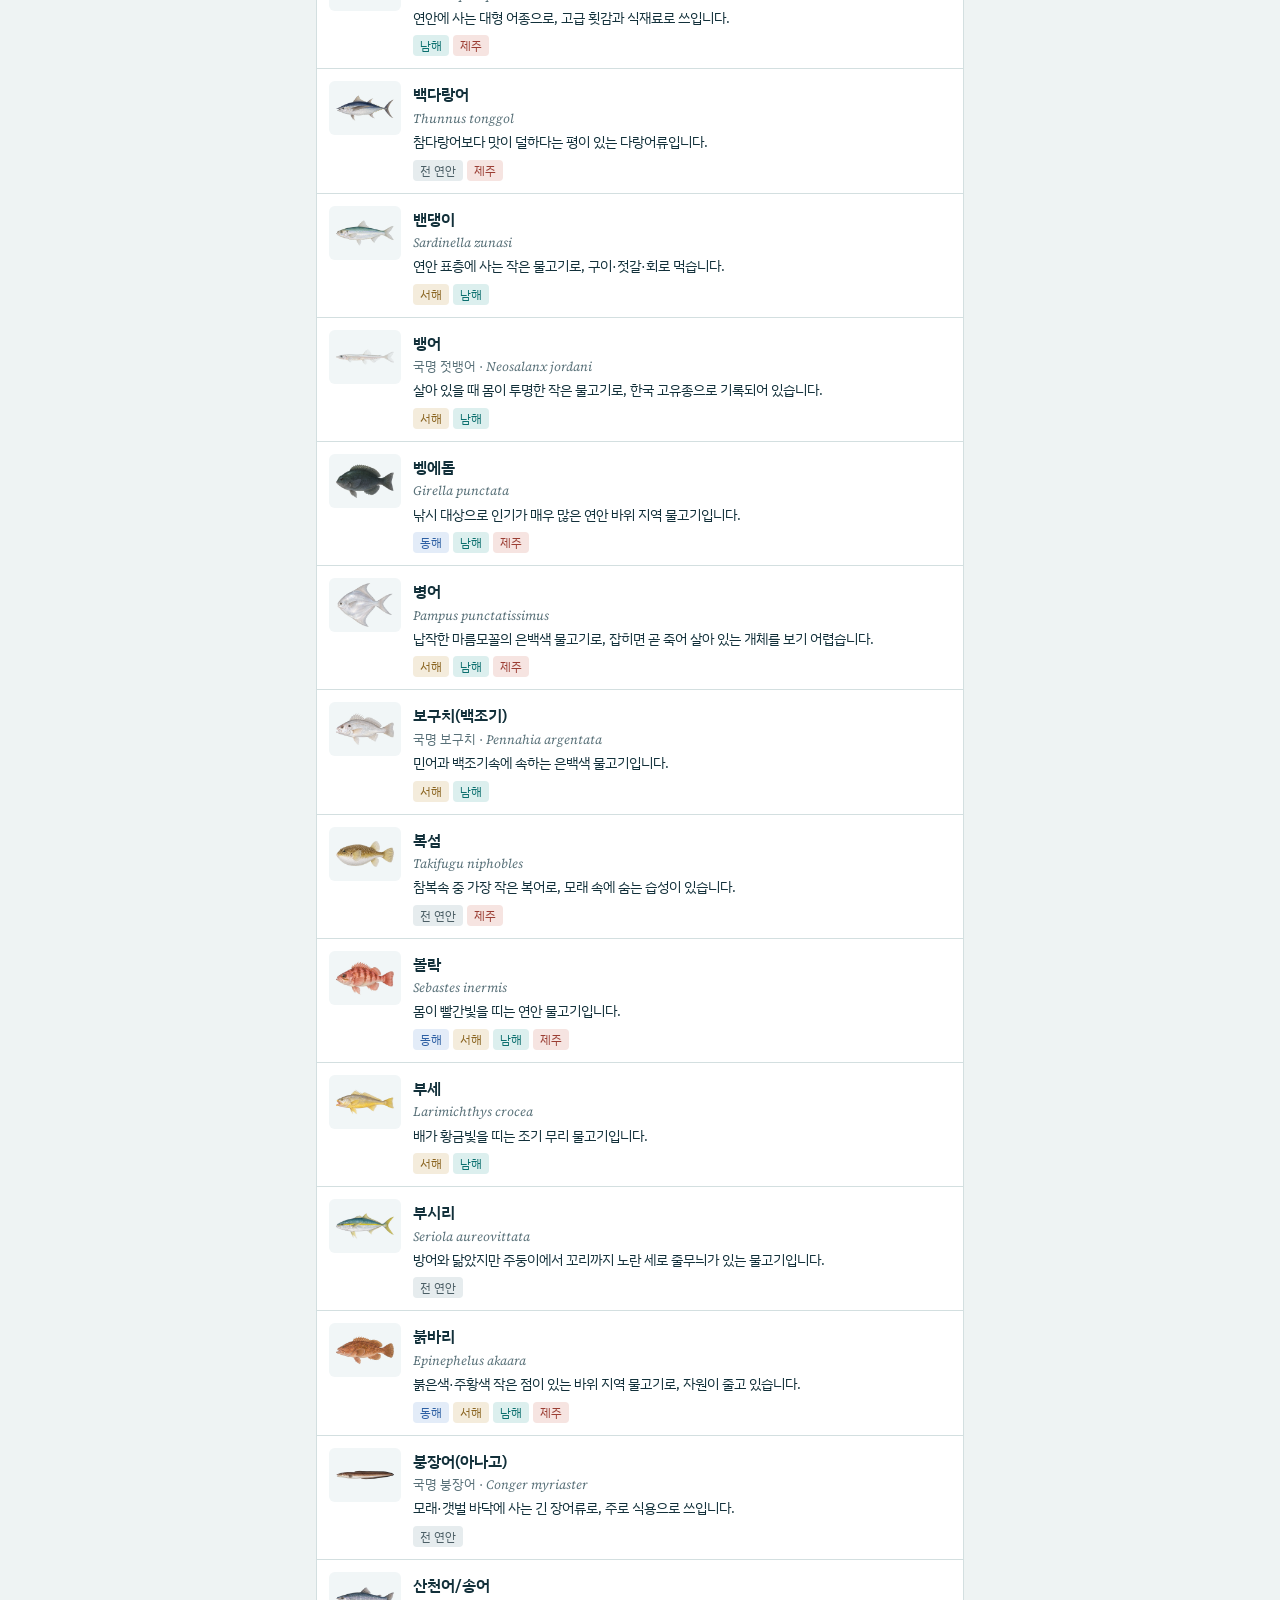
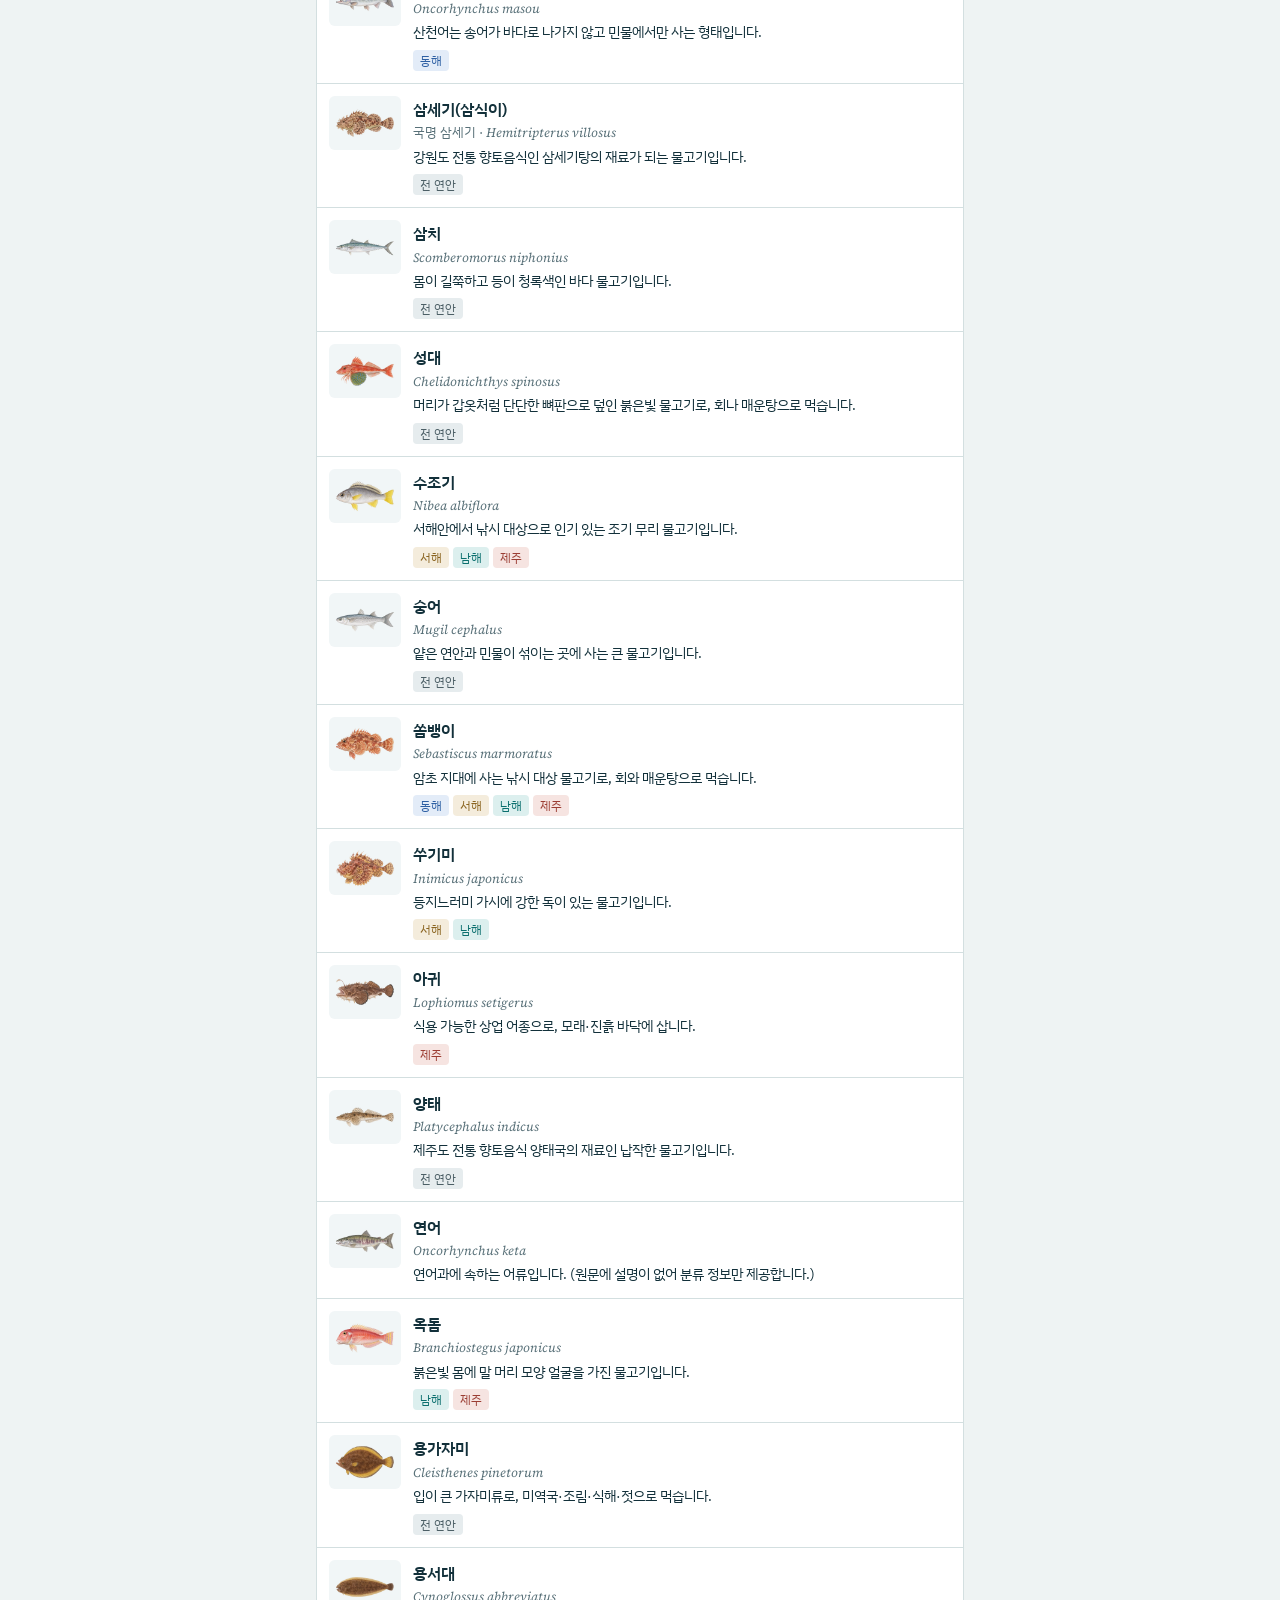
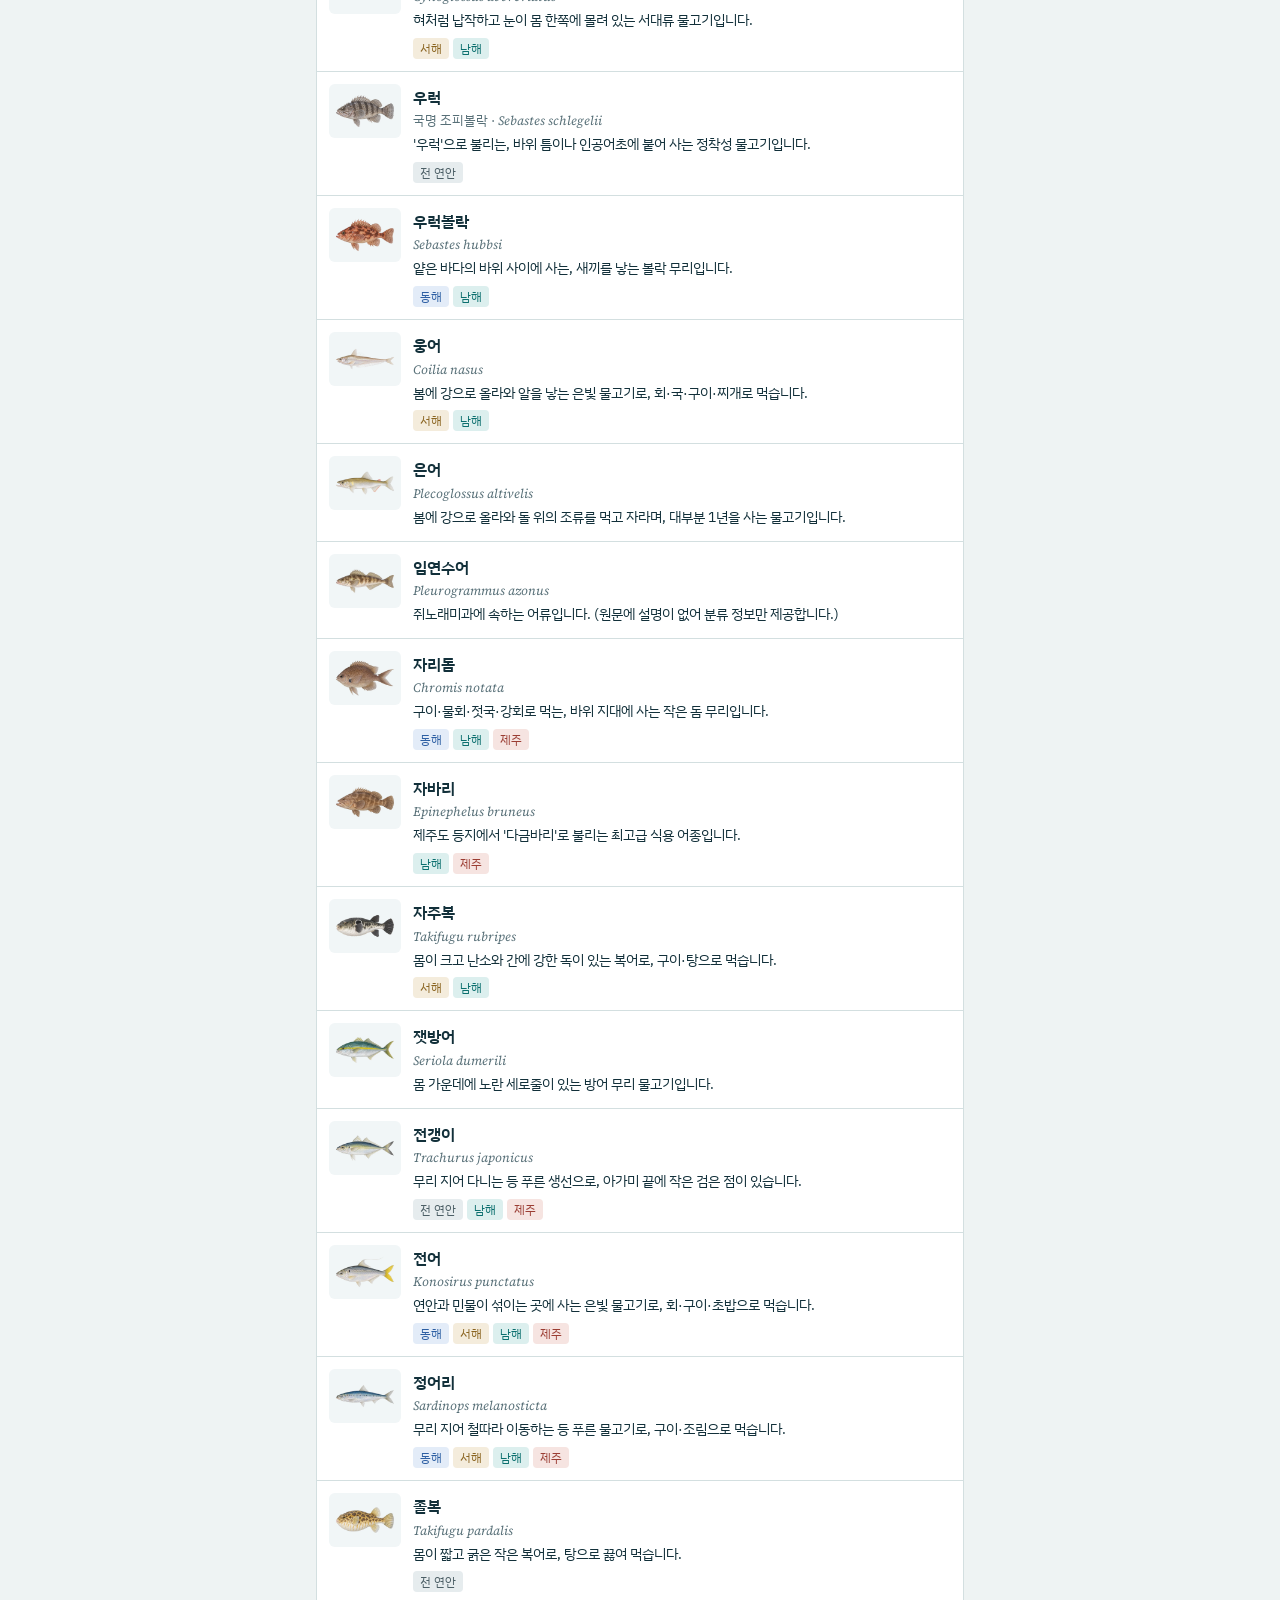
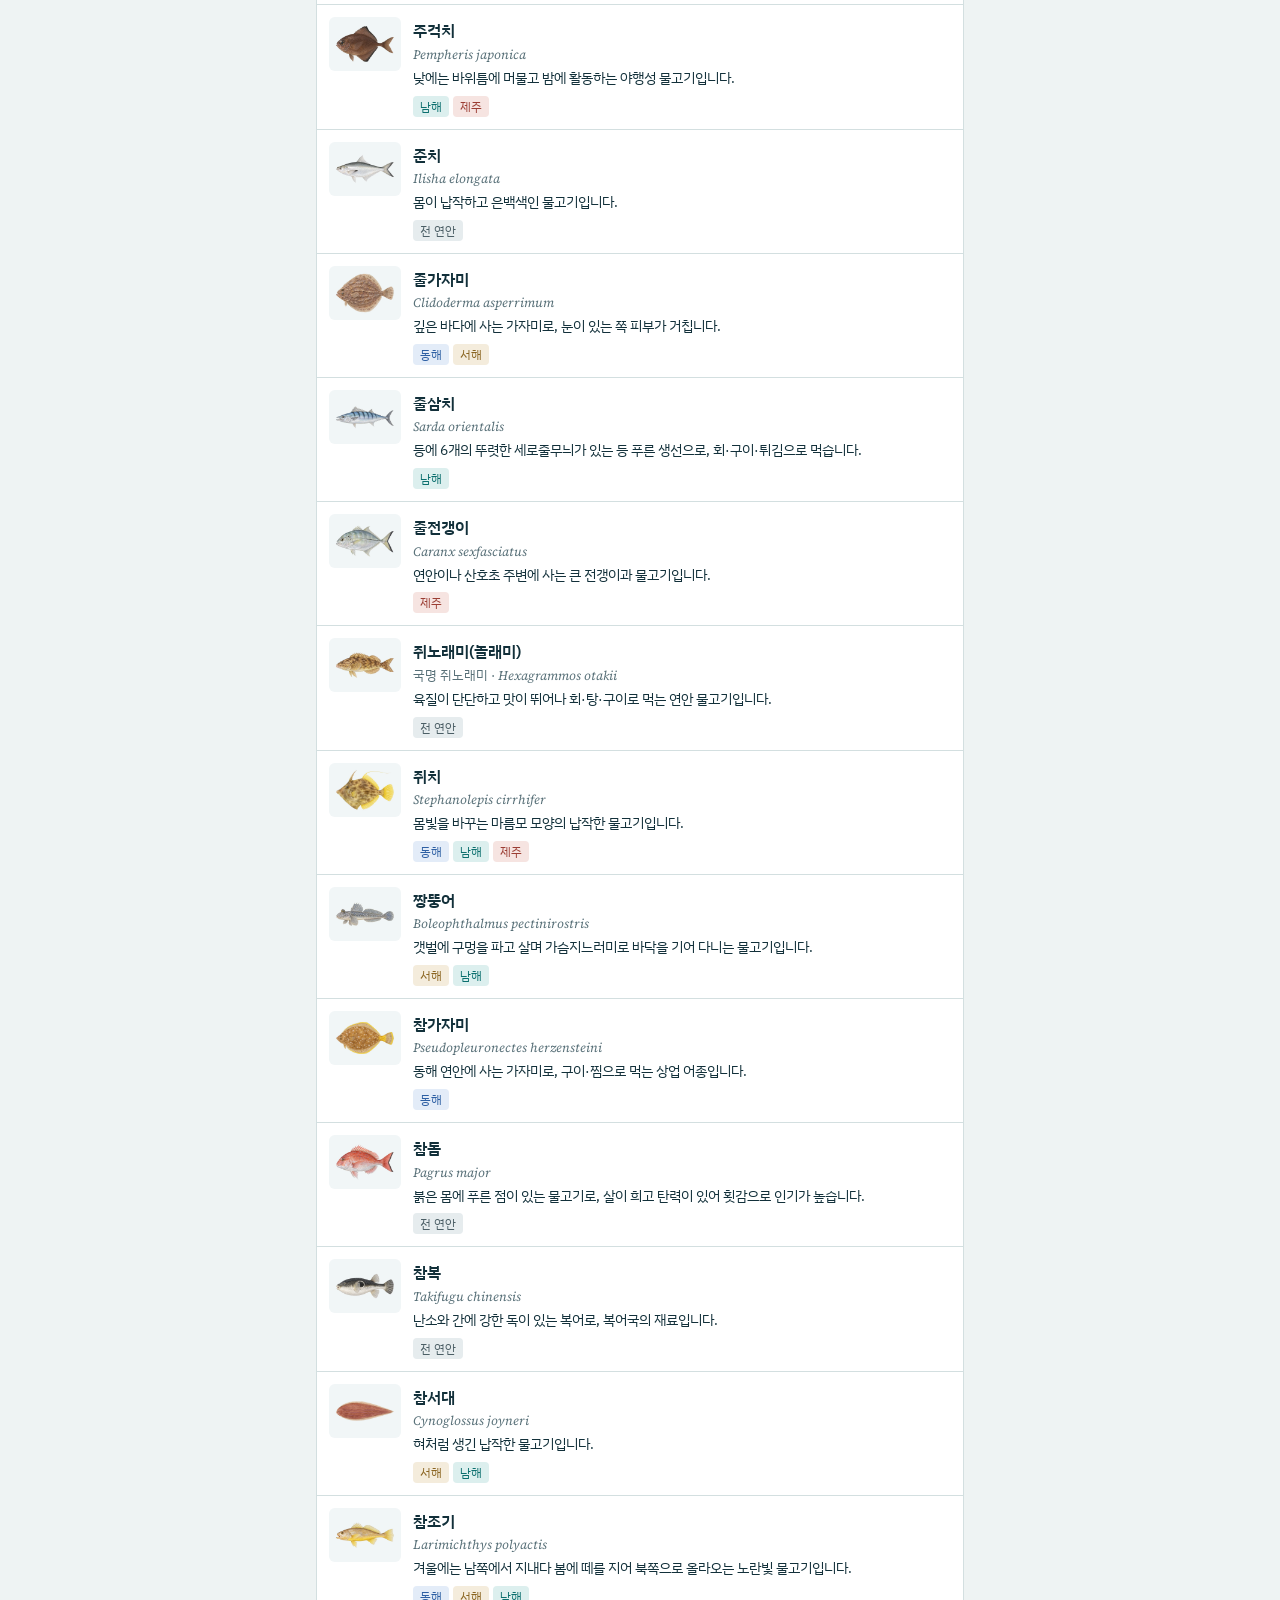
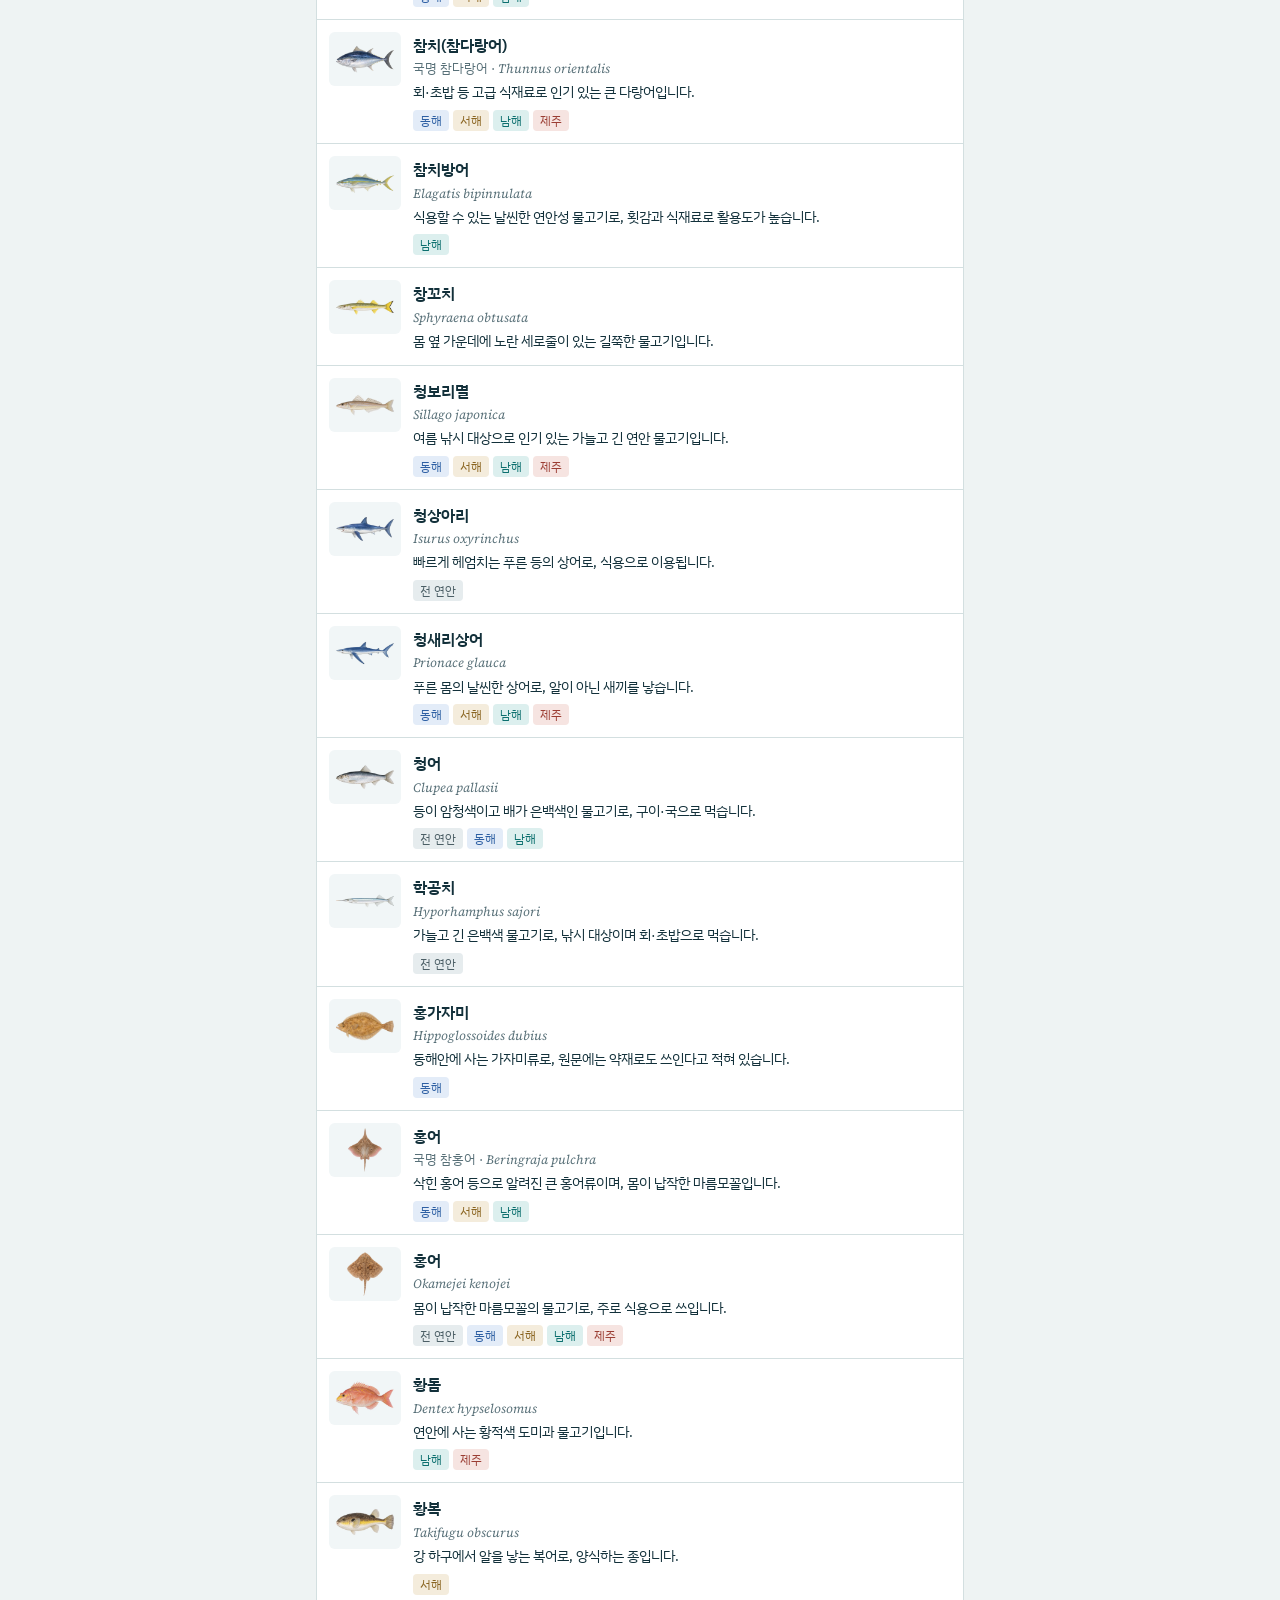
<file: site/index.html>
<!doctype html>
<html lang="ko">
<head>
<meta charset="utf-8">
<meta name="viewport" content="width=device-width, initial-scale=1, viewport-fit=cover">
<title>해양수산도감</title>
<link rel="preconnect" href="https://fonts.googleapis.com">
<link rel="preconnect" href="https://fonts.gstatic.com" crossorigin>
<link rel="stylesheet" href="https://fonts.googleapis.com/css2?family=Gowun+Batang:wght@700&family=IBM+Plex+Sans+KR:wght@400;600&family=Source+Serif+4:ital@1&display=swap">
<link rel="stylesheet" href="style.css">
</head>
<body>
<!-- BODY START -->
<header class="top">
  <div class="wrap">
    <div class="brand">
      <h1><a href="#">해양수산도감</a></h1>
      <span class="count" id="count"></span>
    </div>
    <label class="search" for="q">
      <svg width="16" height="16" viewBox="0 0 24 24" fill="none" stroke="currentColor" stroke-width="2" aria-hidden="true"><circle cx="11" cy="11" r="7"></circle><path d="M20 20l-3.5-3.5"></path></svg>
      <input id="q" type="search" placeholder="이름으로 찾기 (예: 광어, 넙치, 미역)" autocomplete="off" aria-label="이름으로 찾기">
    </label>
    <div class="chips" id="groups" role="group" aria-label="그룹"></div>
    <div class="chips" id="seas" role="group" aria-label="해역"><span class="chips-label">해역</span></div>
  </div>
</header>

<main class="wrap" id="view" aria-live="polite">
  <p class="empty">도감을 불러오는 중입니다.</p>
</main>

<footer>
  <div class="wrap">
    <p><strong>출처</strong> 이 서비스는 국립해양생물자원관이 공공데이터포털(data.go.kr)을 통해 제공하는 「해양생물종정보 서비스」 공공데이터를 활용해 만들었습니다. 데이터 기준일: <span id="date">2026. 11. 7.</span></p>
    <p>종별 설명은 원문을 바탕으로 이해하기 쉽게 다시 정리한 것으로, 국립해양생물자원관의 공식 견해가 아니며 내용의 정확성을 보증하지 않습니다. 원문은 각 종 화면의 '원문 보기'에서 확인할 수 있습니다.</p>
    <p>흔한 이름은 일상에서 쓰는 이름을 참고로 붙인 것입니다. 효능·약용 정보는 원문에 적힌 내용을 옮긴 것으로 의학적 효과를 뜻하지 않으며, 금어기 등 법령 정보는 최신 법령을 확인하시기 바랍니다.</p>
    <p>그림은 이해를 돕기 위한 일러스트로, 실제 생물과 다를 수 있습니다.</p>
  </div>
</footer>
<!-- BODY END -->
<script src="app.js"></script>
</body>
</html>
</file>
<file: site/style.css>
/* Layout: 휴대폰 한 줄 목록 → 종 상세(해시 라우팅). 넓은 화면에서도 읽기 폭 680px 유지. */
:root {
  --bg: #eef3f3;          /* 바닷가 안개 */
  --surface: #ffffff;
  --ink: #12303a;         /* 깊은 바다 남청 */
  --muted: #587078;
  --line: #d3dfe0;
  --accent: #0b6f6e;      /* 해초 청록 */
  --accent-soft: #dcefee;
  --ph: #e3ecec;          /* 그림 자리 */
  --ph-ink: #7d979c;
  --sea-east: #2d5fa3;  --sea-east-bg: #e3ecf8;
  --sea-west: #8a6420;  --sea-west-bg: #f4ecdc;
  --sea-south: #0b6f6e; --sea-south-bg: #dcefee;
  --sea-jeju: #9b3d33;  --sea-jeju-bg: #f6e4e1;
  --sea-all: #4c5f66;   --sea-all-bg: #e6ecee;
  --f-body: "IBM Plex Sans KR", "Apple SD Gothic Neo", "Malgun Gothic", system-ui, sans-serif;
  --f-display: "Gowun Batang", "AppleMyungjo", "Batang", serif;
  --f-sci: "Source Serif 4", "Times New Roman", serif;
  --r: 10px;
}
@media (prefers-color-scheme: dark) {
  :root:not([data-theme="light"]) {
    --bg: #0b1a1f; --surface: #11252b; --ink: #e2edef; --muted: #91a9ae; --line: #243b41;
    --accent: #56c3bd; --accent-soft: #163a3c; --ph: #17303a; --ph-ink: #6f8d93;
    --sea-east: #8fb4ec; --sea-east-bg: #1b2c45;
    --sea-west: #d9b674; --sea-west-bg: #3a2f1b;
    --sea-south: #56c3bd; --sea-south-bg: #163a3c;
    --sea-jeju: #e59a90; --sea-jeju-bg: #40231f;
    --sea-all: #b3c3c8; --sea-all-bg: #24363b;
    color-scheme: dark;
  }
}
:root[data-theme="dark"] {
  --bg: #0b1a1f; --surface: #11252b; --ink: #e2edef; --muted: #91a9ae; --line: #243b41;
  --accent: #56c3bd; --accent-soft: #163a3c; --ph: #17303a; --ph-ink: #6f8d93;
  --sea-east: #8fb4ec; --sea-east-bg: #1b2c45;
  --sea-west: #d9b674; --sea-west-bg: #3a2f1b;
  --sea-south: #56c3bd; --sea-south-bg: #163a3c;
  --sea-jeju: #e59a90; --sea-jeju-bg: #40231f;
  --sea-all: #b3c3c8; --sea-all-bg: #24363b;
  color-scheme: dark;
}

* { box-sizing: border-box; }
body {
  margin: 0; background: var(--bg); color: var(--ink);
  font-family: var(--f-body); font-size: 15px; line-height: 1.65;
  word-break: keep-all; overflow-wrap: anywhere;
}
body::before {
  content: ""; position: fixed; inset: 0 0 auto; height: env(safe-area-inset-top, 0px);
  z-index: 10; background: var(--surface);
}
.wrap {
  max-width: 680px; margin: 0 auto;
  padding-left: max(16px, env(safe-area-inset-left, 0px));
  padding-right: max(16px, env(safe-area-inset-right, 0px));
}
button, input { font: inherit; color: inherit; }
:focus-visible { outline: 2px solid var(--accent); outline-offset: 2px; }

/* 상단 */
.top { position: sticky; top: env(safe-area-inset-top, 0px); z-index: 5; background: var(--surface); border-bottom: 1px solid var(--line); }
.top .wrap { padding-block: 12px 10px; display: grid; gap: 10px; }
.brand { display: flex; align-items: baseline; gap: 10px; flex-wrap: wrap; }
.brand h1 { margin: 0; font-family: var(--f-display); font-weight: 700; font-size: 1.45rem; letter-spacing: -0.01em; }
.brand h1 a { color: inherit; text-decoration: none; }
.brand .count { color: var(--muted); font-size: 0.82rem; font-variant-numeric: tabular-nums; }
.search { position: relative; }
.search input {
  width: 100%; height: 42px; padding: 0 12px 0 38px; border: 1px solid var(--line); border-radius: var(--r);
  background: var(--bg); outline: none;
}
.search input:focus { border-color: var(--accent); }
.search svg { position: absolute; left: 12px; top: 50%; transform: translateY(-50%); color: var(--muted); }
.chips { display: flex; gap: 6px; overflow-x: auto; scrollbar-width: none; padding-bottom: 2px; }
.chips::-webkit-scrollbar { display: none; }
.chip {
  flex: none; border: 1px solid var(--line); background: var(--surface); color: var(--ink);
  border-radius: 999px; padding: 4px 12px; font-size: 0.85rem; cursor: pointer; white-space: nowrap;
}
.chip[aria-pressed="true"] { background: var(--ink); border-color: var(--ink); color: var(--surface); }
.chips-label { font-size: 0.72rem; color: var(--muted); letter-spacing: 0.06em; margin-right: 2px; align-self: center; flex: none; }

/* 목록 */
main.wrap { padding-block: 12px 8px; }
.group-head { margin: 18px 0 6px; font-size: 0.78rem; color: var(--muted); letter-spacing: 0.08em; display: flex; justify-content: space-between; }
.list { list-style: none; margin: 0; padding: 0; background: var(--surface); border: 1px solid var(--line); border-radius: var(--r); overflow: hidden; }
.list li + li { border-top: 1px solid var(--line); }
.card { display: grid; grid-template-columns: 72px minmax(0, 1fr); gap: 12px; align-items: start; padding: 12px; color: inherit; text-decoration: none; }
.card:hover { background: var(--bg); }
.card .t-name { font-weight: 600; font-size: 1rem; }
.card .t-sub { color: var(--muted); font-size: 0.8rem; }
.card .t-intro { font-size: 0.86rem; margin-top: 2px; display: -webkit-box; -webkit-line-clamp: 2; -webkit-box-orient: vertical; overflow: hidden; }
.card .seas { margin-top: 6px; }
.sci { font-family: var(--f-sci); font-style: italic; }
.empty { padding: 32px 8px; text-align: center; color: var(--muted); }

/* 그림 자리: 4:3, 휴대폰 화면에 맞춘 작은 그림 */
.pic { position: relative; aspect-ratio: 4 / 3; max-width: 100%; background: var(--ph); border-radius: 8px; overflow: hidden; display: grid; place-items: center; color: var(--ph-ink); }
.pic img { width: 100%; height: 100%; object-fit: cover; display: block; }
.pic .ph { display: grid; justify-items: center; gap: 4px; font-size: 0.75rem; text-align: center; padding: 6px; }
.card .pic { width: 72px; border-radius: 6px; }
.card .pic .ph span { display: none; }
.detail .pic { width: 100%; max-width: 280px; margin: 0 auto; }
/* 상세 화면에서는 검색·필터를 숨겨 본문 자리를 넓힘 */
body[data-view="detail"] .top .search, body[data-view="detail"] .top .chips { display: none; }

/* 해역 표시 */
.seas { display: flex; gap: 4px; flex-wrap: wrap; }
.sea { font-size: 0.72rem; padding: 1px 7px; border-radius: 4px; background: var(--sea-all-bg); color: var(--sea-all); }
.sea[data-s="동해"] { background: var(--sea-east-bg); color: var(--sea-east); }
.sea[data-s="서해"] { background: var(--sea-west-bg); color: var(--sea-west); }
.sea[data-s="남해"] { background: var(--sea-south-bg); color: var(--sea-south); }
.sea[data-s="제주"] { background: var(--sea-jeju-bg); color: var(--sea-jeju); }

/* 상세 */
.detail { display: grid; gap: 16px; padding-block: 8px 4px; }
.back { justify-self: start; display: inline-flex; align-items: center; gap: 4px; border: 0; background: none; color: var(--accent); padding: 4px 0; cursor: pointer; }
.d-head { display: grid; gap: 6px; }
.d-head h2 { margin: 0; font-family: var(--f-display); font-size: 1.8rem; line-height: 1.25; text-wrap: balance; }
.d-names { color: var(--muted); font-size: 0.9rem; }
.d-path { font-size: 0.82rem; color: var(--muted); }
.d-intro { font-size: 1.02rem; margin: 0; }
.meta { display: grid; grid-template-columns: auto minmax(0, 1fr); gap: 6px 14px; font-size: 0.86rem; padding: 12px 14px; background: var(--surface); border: 1px solid var(--line); border-radius: var(--r); }
.meta dt { color: var(--muted); }
.meta dd { margin: 0; display: flex; gap: 6px; flex-wrap: wrap; align-items: center; }
.meta .hint { color: var(--muted); font-size: 0.78rem; }
.level { display: inline-flex; gap: 3px; vertical-align: middle; }
.level i { width: 8px; height: 8px; border-radius: 50%; background: var(--line); }
.level i.on { background: var(--accent); }
.sections { display: grid; gap: 4px; }
.sec { padding: 12px 0; border-top: 1px solid var(--line); }
.sec h3 { margin: 0 0 4px; font-size: 0.78rem; letter-spacing: 0.08em; color: var(--accent); font-weight: 600; }
.sec p { margin: 0; max-width: 65ch; }
.notice { font-size: 0.85rem; color: var(--muted); background: var(--surface); border: 1px dashed var(--line); border-radius: var(--r); padding: 10px 12px; }

.orig-btn { justify-self: start; border: 1px solid var(--accent); color: var(--accent); background: var(--surface); border-radius: 999px; padding: 6px 14px; cursor: pointer; }
.orig { display: grid; gap: 12px; }
.orig-ver { background: var(--surface); border: 1px solid var(--line); border-radius: var(--r); padding: 12px 14px; display: grid; gap: 8px; }
.orig-ver h4 { margin: 0; font-size: 0.8rem; color: var(--muted); font-weight: 600; }
.orig-ver dl { margin: 0; display: grid; gap: 8px; }
.orig-ver dt { font-size: 0.75rem; color: var(--accent); letter-spacing: 0.06em; }
.orig-ver dd { margin: 0; font-size: 0.86rem; white-space: pre-line; }

/* 하단 출처 */
footer { margin-top: 28px; border-top: 1px solid var(--line); background: var(--surface); }
footer .wrap { padding-block: 18px 24px; font-size: 0.78rem; color: var(--muted); display: grid; gap: 6px; }
footer strong { color: var(--ink); font-weight: 600; }
footer p { margin: 0; }
footer a { color: var(--accent); }

@media (prefers-reduced-motion: reduce) { * { scroll-behavior: auto !important; } }
</file>
